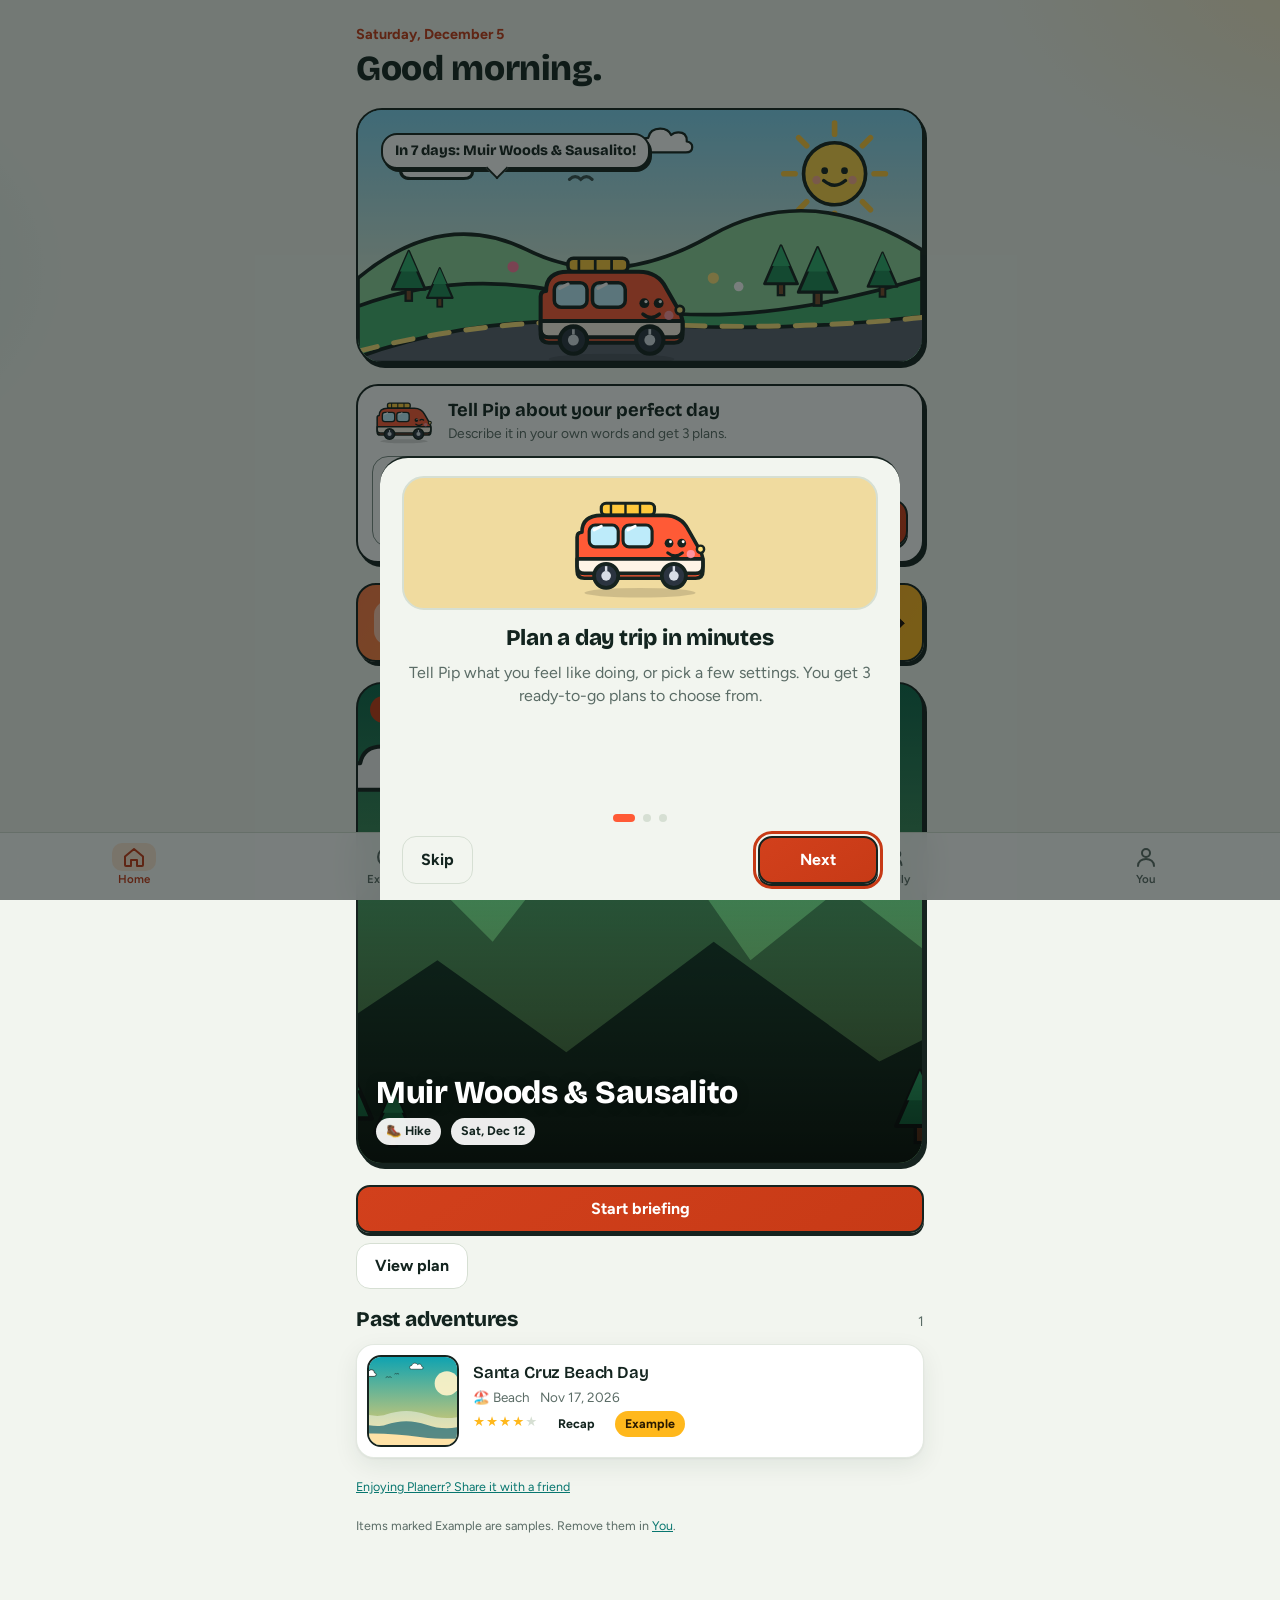
<file: index.html>
<!doctype html>
<html lang="en">
<head>
<meta charset="utf-8">
<meta name="viewport" content="width=device-width, initial-scale=1, viewport-fit=cover">
<meta name="theme-color" content="#FF5A36">
<meta name="apple-mobile-web-app-capable" content="yes">
<meta name="mobile-web-app-capable" content="yes">
<meta name="apple-mobile-web-app-title" content="Planerr">
<meta name="description" content="Plan day-trip adventures with live weather, opening hours, food along the way and a morning briefing.">
<title>Planerr</title>
<link rel="manifest" href="manifest.webmanifest">
<link rel="icon" href="icons/icon.svg" type="image/svg+xml">
<link rel="apple-touch-icon" href="icons/apple-touch-icon.png">
<link rel="preconnect" href="https://fonts.googleapis.com">
<link rel="preconnect" href="https://fonts.gstatic.com" crossorigin>
<link href="https://fonts.googleapis.com/css2?family=Bricolage+Grotesque:opsz,wght@12..96,600;12..96,800&family=Figtree:wght@400;500;600;700&display=swap" rel="stylesheet">
<link rel="stylesheet" href="styles.css">
</head>
<body>
<div id="app" class="app"></div>

<nav class="tabbar" id="tabbar" aria-label="Main">
  <a href="#/" data-tab="home" aria-label="Home">
    <svg viewBox="0 0 24 24" aria-hidden="true"><path d="M3 11.5 12 4l9 7.5V20a1 1 0 0 1-1 1h-5v-6H9v6H4a1 1 0 0 1-1-1z"/></svg><span>Home</span>
  </a>
  <a href="#/explore" data-tab="explore" aria-label="Explore">
    <svg viewBox="0 0 24 24" aria-hidden="true"><circle cx="12" cy="12" r="9"/><path d="m15.5 8.5-2 5-5 2 2-5z"/></svg><span>Explore</span>
  </a>
  <a href="#/new" data-tab="new" class="tab-new" aria-label="New adventure">
    <svg viewBox="0 0 24 24" aria-hidden="true"><path d="M12 5v14M5 12h14"/></svg>
  </a>
  <a href="#/family" data-tab="family" aria-label="Family">
    <svg viewBox="0 0 24 24" aria-hidden="true"><circle cx="8" cy="7" r="3"/><circle cx="17" cy="9" r="2.3"/><path d="M2.5 20c0-3.6 2.5-6 5.5-6s5.5 2.4 5.5 6M13.5 20c.3-2.8 1.7-4.5 3.5-4.5s3.2 1.7 3.5 4.5"/></svg><span>Family</span>
  </a>
  <a href="#/you" data-tab="you" aria-label="You">
    <svg viewBox="0 0 24 24" aria-hidden="true"><circle cx="12" cy="8" r="4"/><path d="M4 21c0-4.4 3.6-7 8-7s8 2.6 8 7"/></svg><span>You</span>
  </a>
</nav>

<div class="toast" id="toast" aria-hidden="true" hidden></div>
<div class="sr-only" id="announce" role="status" aria-live="polite"></div>

<script src="config.js"></script>
<script src="js/core.js"></script>
<script src="js/services.js"></script>
<script src="js/closures.js"></script>
<script src="js/art.js"></script>
<script src="js/ui.js"></script>
<script src="js/ideas.js"></script>
<script src="js/chat.js"></script>
<script src="js/trails.js"></script>
<script src="js/photos.js"></script>
<script src="js/spend.js"></script>
<script src="js/share.js"></script>
<script src="js/welcome.js"></script>
<script src="js/wishlist.js"></script>
<script src="js/evening.js"></script>
</body>
</html>
</file>
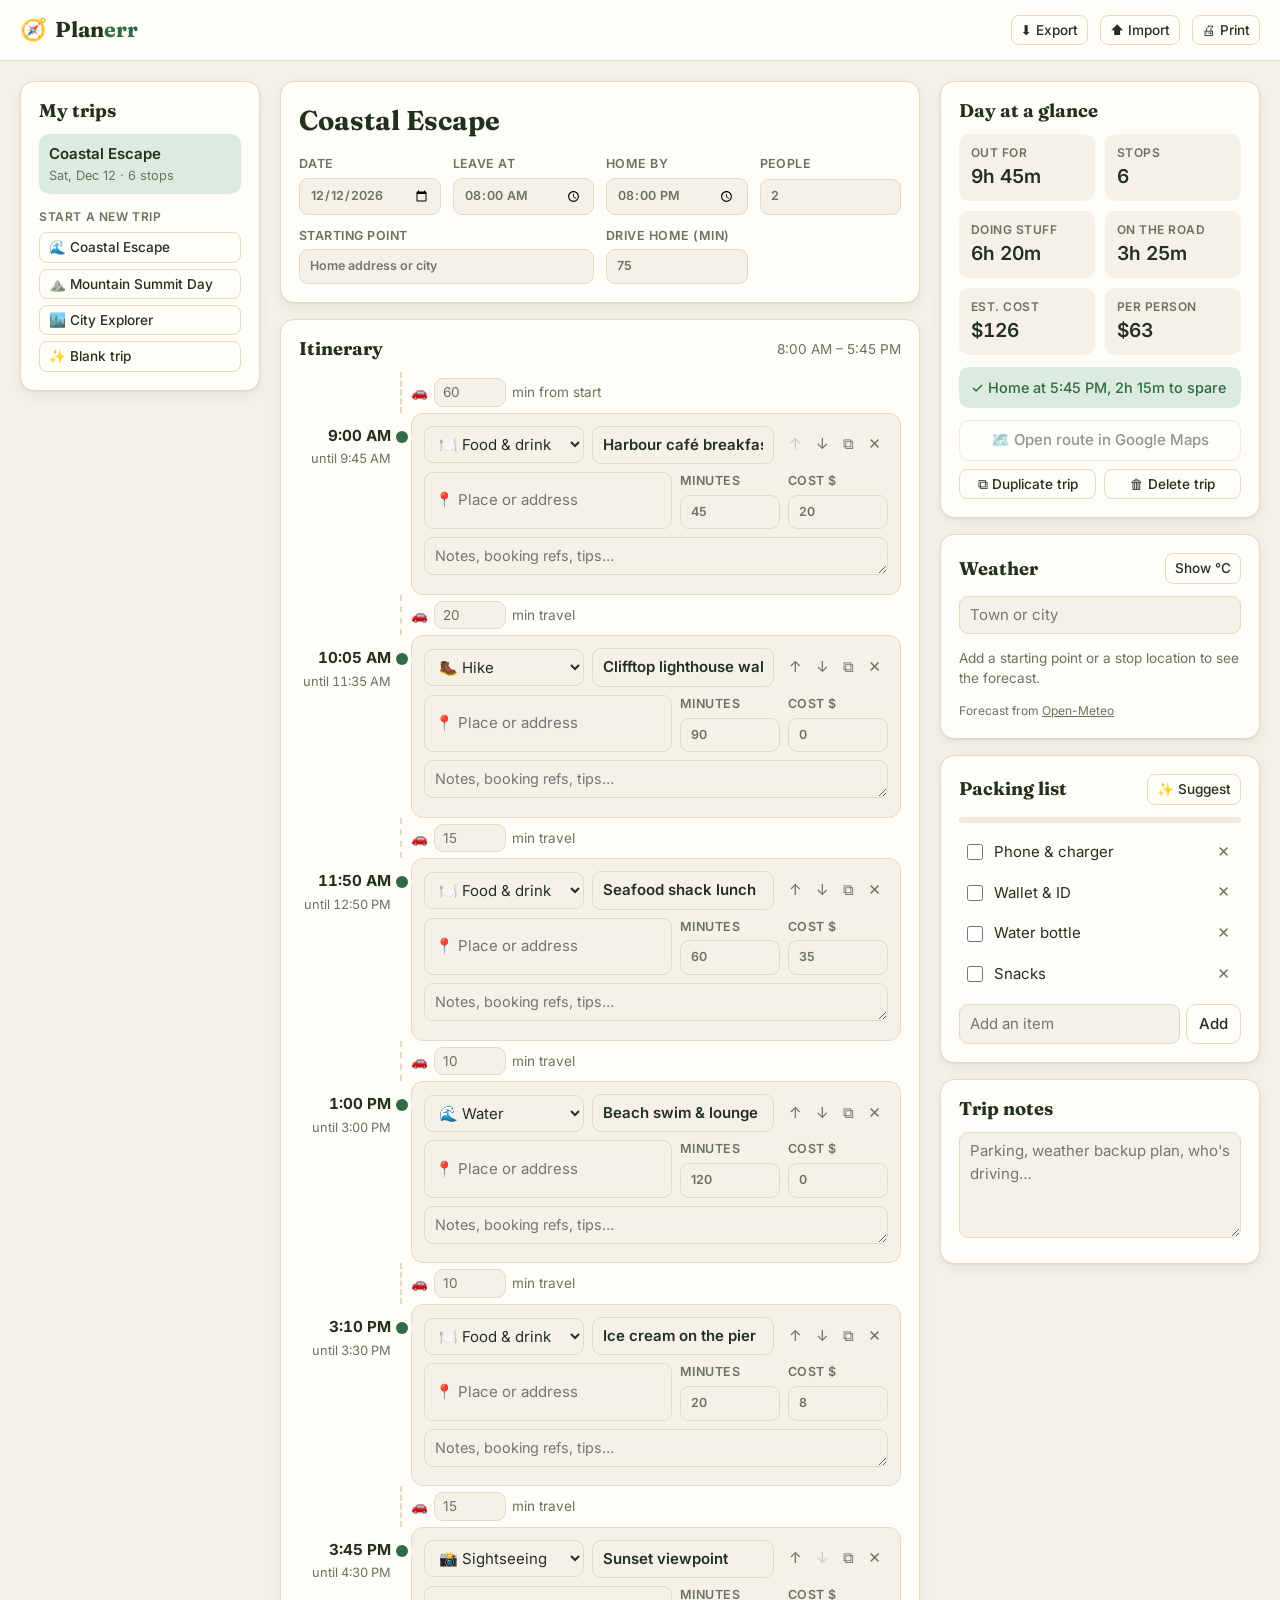
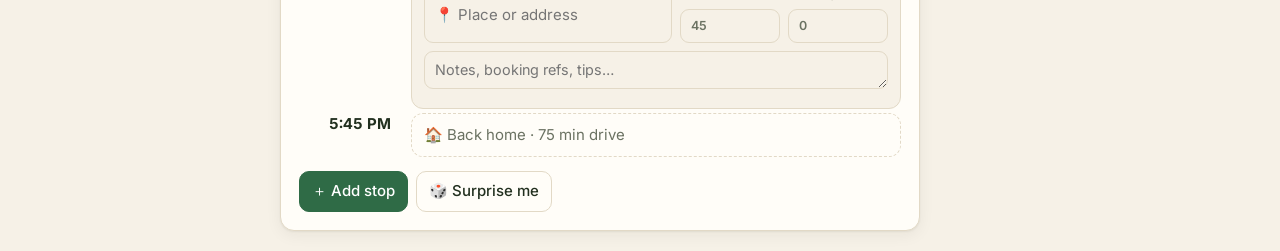
<file: v1/index.html>
<!doctype html>
<html lang="en">
<head>
<meta charset="utf-8">
<meta name="viewport" content="width=device-width, initial-scale=1">
<title>Planerr Day Trips</title>
<link rel="preconnect" href="https://fonts.googleapis.com">
<link href="https://fonts.googleapis.com/css2?family=Fraunces:opsz,wght@9..144,600;9..144,700&family=Inter:wght@400;500;600&display=swap" rel="stylesheet">
<style>
  :root {
    --bg: #f6f1e7;
    --surface: #fffdf8;
    --surface-2: #f0e9db;
    --ink: #22301f;
    --muted: #6b7262;
    --line: #e2d9c6;
    --accent: #2f6b46;
    --accent-ink: #ffffff;
    --accent-soft: #dcebdf;
    --warn: #b4502a;
    --warn-soft: #f7e0d5;
    --ok: #2f6b46;
    --shadow: 0 1px 2px rgba(40,35,20,.06), 0 4px 16px rgba(40,35,20,.06);
    --radius: 14px;
  }
  @media (prefers-color-scheme: dark) {
    :root:not([data-theme="light"]) {
      --bg: #141912; --surface: #1c231a; --surface-2: #232c21; --ink: #e9eee4; --muted: #9aa592;
      --line: #313b2e; --accent: #7cc49a; --accent-ink: #10180f; --accent-soft: #24382b;
      --warn: #f0976f; --warn-soft: #3d251b; --ok: #7cc49a; --shadow: 0 1px 2px rgba(0,0,0,.3);
    }
  }
  :root[data-theme="dark"] {
    --bg: #141912; --surface: #1c231a; --surface-2: #232c21; --ink: #e9eee4; --muted: #9aa592;
    --line: #313b2e; --accent: #7cc49a; --accent-ink: #10180f; --accent-soft: #24382b;
    --warn: #f0976f; --warn-soft: #3d251b; --ok: #7cc49a; --shadow: 0 1px 2px rgba(0,0,0,.3);
  }

  * { box-sizing: border-box; }
  body { margin: 0; background: var(--bg); color: var(--ink); font: 15px/1.5 Inter, system-ui, sans-serif; }
  h1, h2, h3 { font-family: Fraunces, Georgia, serif; margin: 0; line-height: 1.2; }
  h2 { font-size: 1.15rem; }
  button, input, select, textarea { font: inherit; color: inherit; }

  .topbar { display: flex; align-items: center; gap: 12px; padding: 14px 20px; border-bottom: 1px solid var(--line); background: var(--surface); position: sticky; top: 0; z-index: 5; }
  .brand { font-family: Fraunces, serif; font-size: 1.35rem; font-weight: 700; display: flex; align-items: center; gap: 8px; }
  .brand span { color: var(--accent); }
  .topbar .spacer { flex: 1; }

  .layout { display: grid; grid-template-columns: 240px minmax(0, 1fr) 320px; gap: 20px; padding: 20px; max-width: 1400px; margin: 0 auto; align-items: start; }
  @media (max-width: 1100px) { .layout { grid-template-columns: 220px minmax(0, 1fr); } .aside { grid-column: 2; } }
  @media (max-width: 760px) { .layout { grid-template-columns: 1fr; padding: 16px; gap: 16px; } .aside { grid-column: auto; } }

  .card { background: var(--surface); border: 1px solid var(--line); border-radius: var(--radius); box-shadow: var(--shadow); padding: 18px; }
  .stack { display: grid; gap: 16px; }
  .card-head { display: flex; align-items: center; justify-content: space-between; gap: 8px; margin-bottom: 12px; }

  .btn { border: 1px solid var(--line); background: var(--surface); border-radius: 10px; padding: 8px 12px; cursor: pointer; display: inline-flex; align-items: center; gap: 6px; font-weight: 500; white-space: nowrap; }
  .btn:hover { background: var(--surface-2); }
  .btn.primary { background: var(--accent); color: var(--accent-ink); border-color: var(--accent); }
  .btn.primary:hover { filter: brightness(1.05); }
  .btn.small { padding: 4px 9px; font-size: .85rem; border-radius: 8px; }
  .btn.block { width: 100%; justify-content: center; }
  .icon-btn { border: 0; background: transparent; cursor: pointer; padding: 4px 7px; border-radius: 8px; color: var(--muted); font-size: .95rem; }
  .icon-btn:hover { background: var(--surface-2); color: var(--ink); }
  .icon-btn:disabled { opacity: .3; cursor: default; background: none; }

  input[type=text], input[type=number], input[type=date], input[type=time], select, textarea {
    width: 100%; border: 1px solid var(--line); background: var(--bg); border-radius: 9px; padding: 7px 10px; min-width: 0;
  }
  input:focus, select:focus, textarea:focus { outline: 2px solid var(--accent); outline-offset: -1px; border-color: transparent; }
  textarea { resize: vertical; min-height: 38px; }
  label.f { display: grid; gap: 4px; font-size: .78rem; font-weight: 600; color: var(--muted); text-transform: uppercase; letter-spacing: .04em; }

  /* sidebar */
  .trip-list { list-style: none; margin: 0 0 12px; padding: 0; display: grid; gap: 4px; }
  .trip-list button { width: 100%; text-align: left; border: 0; background: transparent; padding: 9px 10px; border-radius: 10px; cursor: pointer; display: grid; }
  .trip-list button:hover { background: var(--surface-2); }
  .trip-list button.active { background: var(--accent-soft); }
  .trip-list .t { font-weight: 600; overflow: hidden; text-overflow: ellipsis; white-space: nowrap; }
  .trip-list .d { font-size: .8rem; color: var(--muted); }
  .side-label { font-size: .75rem; font-weight: 600; color: var(--muted); text-transform: uppercase; letter-spacing: .05em; margin: 14px 0 6px; }
  .templates { display: grid; gap: 6px; }
  .templates .btn { justify-content: flex-start; }

  /* trip header */
  .title-input { font-family: Fraunces, serif; font-size: 1.7rem; font-weight: 700; border: 0 !important; background: transparent !important; padding: 0 !important; margin-bottom: 14px; }
  .fields { display: grid; grid-template-columns: repeat(auto-fit, minmax(140px, 1fr)); gap: 12px; }
  .fields .wide { grid-column: span 2; }
  @media (max-width: 480px) { .fields .wide { grid-column: auto; } }

  /* timeline */
  .timeline { list-style: none; margin: 0; padding: 0; }
  .leg { display: flex; align-items: center; gap: 8px; color: var(--muted); font-size: .85rem; padding: 6px 0 6px 112px; position: relative; }
  .leg::before { content: ""; position: absolute; left: 101px; top: 0; bottom: 0; border-left: 2px dashed var(--line); }
  .leg .leg-inner { margin-left: 0; display: flex; align-items: center; gap: 6px; }
  .leg input { width: 72px; padding: 3px 8px; }
  .stop { display: grid; grid-template-columns: 92px 1fr; gap: 20px; }
  .stop .when { text-align: right; padding-top: 12px; font-variant-numeric: tabular-nums; white-space: nowrap; }
  .stop .when b { display: block; font-size: .95rem; }
  .stop .when small { color: var(--muted); font-size: .8rem; }
  .stop-card { border: 1px solid var(--line); border-radius: 12px; padding: 12px; background: var(--bg); position: relative; }
  .stop-card::before { content: ""; position: absolute; left: -16px; top: 17px; width: 12px; height: 12px; border-radius: 50%; background: var(--accent); box-shadow: 0 0 0 4px var(--surface); }
  .stop-row { display: grid; grid-template-columns: 160px 1fr auto; gap: 8px; align-items: center; }
  .stop-row2 { display: grid; grid-template-columns: 1fr 100px 100px; gap: 8px; margin-top: 8px; }
  .stop-card textarea { margin-top: 8px; font-size: .9rem; }
  .stop-actions { display: flex; }
  .name-input { font-weight: 600; }
  @media (max-width: 560px) {
    .stop { grid-template-columns: 1fr; gap: 4px; }
    .stop .when { text-align: left; padding-top: 0; display: flex; gap: 8px; align-items: baseline; }
    .stop .when b { display: inline; }
    .stop-card::before { display: none; }
    .leg { padding-left: 0; } .leg::before { display: none; } .leg .leg-inner { margin-left: 0; }
    .stop-row { grid-template-columns: 1fr auto; }
    .stop-row select { grid-column: 1 / -1; order: -1; }
    .stop-row2 { grid-template-columns: 1fr 1fr; }
    .stop-row2 .place { grid-column: 1 / -1; }
  }
  .home-row { display: grid; grid-template-columns: 92px 1fr; gap: 20px; margin-top: 4px; }
  .home-row .when { text-align: right; font-variant-numeric: tabular-nums; }
  .home-pill { border: 1px dashed var(--line); border-radius: 12px; padding: 10px 12px; color: var(--muted); }
  @media (max-width: 560px) { .home-row { grid-template-columns: 1fr; gap: 4px; } .home-row .when { text-align: left; } }
  .empty { text-align: center; color: var(--muted); padding: 24px 12px; border: 1px dashed var(--line); border-radius: 12px; }
  .add-row { display: flex; gap: 8px; flex-wrap: wrap; margin-top: 14px; }

  /* summary */
  .stats { display: grid; grid-template-columns: 1fr 1fr; gap: 10px; }
  .stat { background: var(--bg); border-radius: 10px; padding: 10px 12px; }
  .stat .k { font-size: .75rem; color: var(--muted); text-transform: uppercase; letter-spacing: .04em; font-weight: 600; }
  .stat .v { font-size: 1.2rem; font-weight: 600; font-variant-numeric: tabular-nums; }
  .status { margin-top: 12px; padding: 10px 12px; border-radius: 10px; font-weight: 500; font-size: .9rem; }
  .status.ok { background: var(--accent-soft); color: var(--ok); }
  .status.warn { background: var(--warn-soft); color: var(--warn); }

  /* packing */
  .pack { list-style: none; margin: 0 0 10px; padding: 0; display: grid; gap: 2px; }
  .pack li { display: flex; align-items: center; gap: 8px; padding: 4px 4px; border-radius: 8px; }
  .pack li:hover { background: var(--surface-2); }
  .pack li label { flex: 1; display: flex; gap: 8px; align-items: center; cursor: pointer; }
  .pack li.done label span { text-decoration: line-through; color: var(--muted); }
  .pack input[type=checkbox] { accent-color: var(--accent); width: 16px; height: 16px; }
  .pack-add { display: flex; gap: 6px; }
  .progress { height: 6px; background: var(--surface-2); border-radius: 99px; overflow: hidden; margin-bottom: 10px; }
  .progress div { height: 100%; background: var(--accent); transition: width .2s; }
  .muted { color: var(--muted); font-size: .85rem; }

  /* weather */
  .wx-badge { display: block; white-space: normal; font-size: .8rem; margin-top: 4px; }
  .wx-flag { display: block; color: var(--warn); font-size: .75rem; font-weight: 500; }
  .wx-now { display: flex; gap: 12px; align-items: center; }
  .wx-icon { font-size: 2.4rem; line-height: 1; }
  .wx-temp { font-size: 1.5rem; font-weight: 600; font-variant-numeric: tabular-nums; }
  .wx-temp span { color: var(--muted); font-size: 1rem; }
  .wx-meta { display: flex; flex-wrap: wrap; gap: 6px 14px; margin: 12px 0; font-size: .85rem; }
  .wx-hours { display: flex; gap: 6px; overflow-x: auto; padding-bottom: 4px; }
  .wx-hours div { flex: 0 0 auto; min-width: 52px; display: grid; justify-items: center; background: var(--bg); border-radius: 10px; padding: 6px 4px; font-variant-numeric: tabular-nums; }
  .wx-hours small { font-size: .7rem; color: var(--muted); }
  .wx-hours small.wet { color: var(--warn); font-weight: 600; }
  .wx-tips { margin: 12px 0 0; padding: 0; list-style: none; display: grid; gap: 6px; font-size: .85rem; }
  .wx-tips li { background: var(--surface-2); padding: 8px 10px; border-radius: 9px; }

  @media print {
    .topbar, .sidebar, .add-row, .stop-actions, .no-print, .pack-add, .icon-btn { display: none !important; }
    .layout { grid-template-columns: 1fr; padding: 0; }
    .aside { grid-column: auto; }
    .card { box-shadow: none; break-inside: avoid; }
    body { background: #fff; }
    input, select, textarea { border: 0 !important; background: transparent !important; padding: 0 !important; }
  }
</style>
</head>
<body>
<header class="topbar">
  <div class="brand">🧭 <div>Plan<span>err</span></div></div>
  <div class="spacer"></div>
  <button class="btn small" id="exportBtn" title="Download all trips as JSON">⬇ Export</button>
  <label class="btn small" title="Load trips from a JSON file">⬆ Import<input type="file" id="importInput" accept="application/json" hidden></label>
  <button class="btn small" id="printBtn">🖨 Print</button>
</header>

<main class="layout">
  <nav class="sidebar card" id="sidebar"></nav>
  <section class="stack" id="main"></section>
  <aside class="aside stack" id="aside"></aside>
</main>

<script>
const CATS = {
  drive:    { label: 'Drive',       icon: '🚗' },
  hike:     { label: 'Hike',        icon: '🥾' },
  food:     { label: 'Food & drink',icon: '🍽️' },
  sight:    { label: 'Sightseeing', icon: '📸' },
  water:    { label: 'Water',       icon: '🌊' },
  activity: { label: 'Activity',    icon: '🎟️' },
  shop:     { label: 'Shopping',    icon: '🛍️' },
  rest:     { label: 'Break',       icon: '☕' },
};

const PACKING = {
  base:     ['Phone & charger', 'Wallet & ID', 'Water bottle', 'Snacks'],
  drive:    ['Car keys', 'Road-trip playlist', 'Check fuel / charge'],
  hike:     ['Hiking shoes', 'Sunscreen', 'Hat', 'First aid kit', 'Trail map (offline)', 'Light jacket'],
  food:     ['Reservation confirmations'],
  sight:    ['Camera', 'Sunglasses'],
  water:    ['Swimsuit', 'Towel', 'Sandals', 'Dry bag', 'Change of clothes'],
  activity: ['Tickets / bookings'],
  shop:     ['Tote bag'],
  rest:     ['Book or cards'],
  rain:     ['Rain jacket', 'Umbrella', 'Waterproof phone pouch'],
};

const TEMPLATES = {
  coast: {
    title: 'Coastal Escape', icon: '🌊', start: '08:00', homeBy: '20:00', returnTravel: 75,
    stops: [
      ['Harbour café breakfast', 'food', 45, 60, 20],
      ['Clifftop lighthouse walk', 'hike', 90, 20, 0],
      ['Seafood shack lunch', 'food', 60, 15, 35],
      ['Beach swim & lounge', 'water', 120, 10, 0],
      ['Ice cream on the pier', 'food', 20, 10, 8],
      ['Sunset viewpoint', 'sight', 45, 15, 0],
    ],
  },
  mountain: {
    title: 'Mountain Summit Day', icon: '⛰️', start: '06:30', homeBy: '19:00', returnTravel: 90,
    stops: [
      ['Coffee & trail snacks', 'food', 20, 30, 12],
      ['Summit loop trail', 'hike', 240, 60, 10],
      ['Alpine lake dip', 'water', 45, 10, 0],
      ['Mountain town brewery', 'food', 90, 30, 40],
    ],
  },
  city: {
    title: 'City Explorer', icon: '🏙️', start: '09:30', homeBy: '22:00', returnTravel: 40,
    stops: [
      ['Brunch spot', 'food', 60, 40, 25],
      ['Art museum', 'sight', 120, 15, 20],
      ['Street market lunch', 'food', 60, 15, 15],
      ['Old town walking tour', 'activity', 90, 10, 15],
      ['Vintage shops', 'shop', 60, 10, 30],
      ['Rooftop dinner', 'food', 120, 20, 60],
    ],
  },
  blank: { title: 'New Adventure', icon: '✨', start: '09:00', homeBy: '18:00', returnTravel: 30, stops: [] },
};

const STORE_KEY = 'planerr.v1';
const uid = () => Math.random().toString(36).slice(2, 10) + Date.now().toString(36).slice(-4);
const esc = s => String(s ?? '').replace(/[&<>"']/g, c => ({ '&': '&amp;', '<': '&lt;', '>': '&gt;', '"': '&quot;', "'": '&#39;' }[c]));
const num = v => Math.max(0, Math.round(+v || 0));
const toMin = t => { const [h, m] = String(t || '00:00').split(':').map(Number); return (h || 0) * 60 + (m || 0); };
const fmtTime = m => {
  m = ((Math.round(m) % 1440) + 1440) % 1440;
  const h = Math.floor(m / 60), mm = String(m % 60).padStart(2, '0');
  return `${(h % 12) || 12}:${mm} ${h < 12 ? 'AM' : 'PM'}`;
};
const fmtDur = m => { m = Math.round(m); const h = Math.floor(m / 60), r = m % 60; return h ? (r ? `${h}h ${r}m` : `${h}h`) : `${r}m`; };
const fmtDate = d => d ? new Date(d + 'T12:00').toLocaleDateString(undefined, { weekday: 'short', month: 'short', day: 'numeric' }) : 'No date';
const money = n => '$' + (Math.round(n * 100) / 100).toLocaleString(undefined, { maximumFractionDigits: 2 });

function nextSaturday() {
  const d = new Date(); d.setDate(d.getDate() + ((6 - d.getDay() + 7) % 7 || 7));
  return d.toISOString().slice(0, 10);
}

function fromTemplate(key) {
  const t = TEMPLATES[key];
  return {
    id: uid(), title: t.title, date: nextSaturday(), start: t.start, homeBy: t.homeBy,
    base: '', people: 2, returnTravel: t.returnTravel, notes: '',
    stops: t.stops.map(([name, cat, dur, travel, cost]) => ({ id: uid(), name, cat, dur, travel, cost, place: '', notes: '' })),
    packing: PACKING.base.map(text => ({ id: uid(), text, done: false })),
  };
}

// ---------- state ----------
let state = load();
function load() {
  try {
    const s = JSON.parse(localStorage.getItem(STORE_KEY));
    if (s && Array.isArray(s.trips) && s.trips.length) return s;
  } catch (e) {}
  const first = fromTemplate('coast');
  return { trips: [first], activeId: first.id };
}
function save() { try { localStorage.setItem(STORE_KEY, JSON.stringify(state)); } catch (e) {} }
const trip = () => state.trips.find(t => t.id === state.activeId) || state.trips[0];
const stopById = id => trip().stops.find(s => s.id === id);

function schedule(t) {
  let cur = toMin(t.start);
  const rows = t.stops.map(s => { const arrive = cur + s.travel; const depart = arrive + s.dur; cur = depart; return { arrive, depart }; });
  const home = cur + t.returnTravel;
  const active = t.stops.reduce((a, s) => a + s.dur, 0);
  const travel = t.stops.reduce((a, s) => a + s.travel, 0) + t.returnTravel;
  const cost = t.stops.reduce((a, s) => a + (+s.cost || 0), 0);
  return { rows, home, active, travel, cost, total: home - toMin(t.start) };
}

if (!state.units) state.units = navigator.language === 'en-US' ? 'F' : 'C';

// ---------- weather (Open-Meteo, no API key) ----------
const WMO = {
  0: ['☀️', 'Clear'], 1: ['🌤️', 'Mostly clear'], 2: ['⛅', 'Partly cloudy'], 3: ['☁️', 'Overcast'],
  45: ['🌫️', 'Fog'], 48: ['🌫️', 'Freezing fog'], 51: ['🌦️', 'Light drizzle'], 53: ['🌦️', 'Drizzle'], 55: ['🌧️', 'Heavy drizzle'],
  56: ['🌧️', 'Freezing drizzle'], 57: ['🌧️', 'Freezing drizzle'], 61: ['🌦️', 'Light rain'], 63: ['🌧️', 'Rain'], 65: ['🌧️', 'Heavy rain'],
  66: ['🌧️', 'Freezing rain'], 67: ['🌧️', 'Freezing rain'], 71: ['🌨️', 'Light snow'], 73: ['🌨️', 'Snow'], 75: ['❄️', 'Heavy snow'],
  77: ['🌨️', 'Snow grains'], 80: ['🌦️', 'Showers'], 81: ['🌧️', 'Heavy showers'], 82: ['⛈️', 'Violent showers'],
  85: ['🌨️', 'Snow showers'], 86: ['❄️', 'Heavy snow showers'], 95: ['⛈️', 'Thunderstorms'], 96: ['⛈️', 'Thunderstorms & hail'], 99: ['⛈️', 'Thunderstorms & hail'],
};
const wmo = c => WMO[c] || ['🌡️', 'Unknown'];
const US_STATES = Object.fromEntries(('AL Alabama,AK Alaska,AZ Arizona,AR Arkansas,CA California,CO Colorado,CT Connecticut,DE Delaware,FL Florida,GA Georgia,'
  + 'HI Hawaii,ID Idaho,IL Illinois,IN Indiana,IA Iowa,KS Kansas,KY Kentucky,LA Louisiana,ME Maine,MD Maryland,MA Massachusetts,MI Michigan,'
  + 'MN Minnesota,MS Mississippi,MO Missouri,MT Montana,NE Nebraska,NV Nevada,NH New Hampshire,NJ New Jersey,NM New Mexico,NY New York,'
  + 'NC North Carolina,ND North Dakota,OH Ohio,OK Oklahoma,OR Oregon,PA Pennsylvania,RI Rhode Island,SC South Carolina,SD South Dakota,'
  + 'TN Tennessee,TX Texas,UT Utah,VT Vermont,VA Virginia,WA Washington,WV West Virginia,WI Wisconsin,WY Wyoming,USA US,DC District of Columbia')
  .split(',').map(s => [s.slice(0, s.indexOf(' ')), s.slice(s.indexOf(' ') + 1)]));
const OUTDOOR = new Set(['hike', 'water', 'sight']);
const geoCache = {}, fcCache = {};
let wx = { key: '', status: 'msg', data: null, place: null, msg: '' };
let wxTimer;

const wxQuery = t => (t.weatherPlace || '').trim() || (t.base || '').trim() || (t.stops.find(s => s.place.trim())?.place.trim() || '');
const wxMin = iso => toMin(iso.slice(11, 16));
const wxRainy = () => wx.status === 'ok' && (wx.data.daily.precipitation_probability_max[0] ?? 0) >= 50;

function daysFromToday(date) {
  const today = new Date(); today.setHours(12, 0, 0, 0);
  return Math.round((new Date(date + 'T12:00') - today) / 864e5);
}

async function geocode(q) {
  if (q in geoCache) return geoCache[q];
  // The geocoder matches place names, so also try each comma-separated part ("12 Main St, Portland, OR" → "Portland").
  const segs = q.split(',').map(s => s.trim()).filter(s => s && !/\d/.test(s));
  // Other parts of the address ("CA", "California", "USA") pick the right one of several same-named places.
  const hints = segs.map(s => (US_STATES[s.toUpperCase()] || s).toLowerCase());
  const score = h => [h.admin1, h.country, h.country_code].filter(Boolean).reduce((n, v) => n + hints.includes(v.toLowerCase()), 0);
  for (const name of new Set([q, ...segs])) {
    const r = await fetch('https://geocoding-api.open-meteo.com/v1/search?count=10&language=en&format=json&name=' + encodeURIComponent(name));
    if (!r.ok) throw new Error('Location lookup failed');
    const results = (await r.json()).results || [];
    const hit = results.reduce((best, h) => score(h) > score(best) ? h : best, results[0]);
    if (hit) return geoCache[q] = { lat: hit.latitude, lon: hit.longitude, label: [hit.name, hit.admin1, hit.country_code].filter(Boolean).join(', ') };
  }
  return geoCache[q] = null;
}

async function forecast(p, date, units) {
  const key = `${p.lat},${p.lon}|${date}|${units}`;
  if (fcCache[key]) return fcCache[key];
  const u = units === 'F' ? '&temperature_unit=fahrenheit&wind_speed_unit=mph' : '';
  const r = await fetch(`https://api.open-meteo.com/v1/forecast?latitude=${p.lat}&longitude=${p.lon}&timezone=auto&start_date=${date}&end_date=${date}`
    + '&daily=weather_code,temperature_2m_max,temperature_2m_min,precipitation_probability_max,wind_speed_10m_max,sunrise,sunset,uv_index_max'
    + '&hourly=temperature_2m,precipitation_probability,weather_code' + u);
  if (!r.ok) throw new Error('Forecast unavailable');
  return fcCache[key] = await r.json();
}

// Fetches only when the location, date or units change; schedule edits reuse the loaded forecast.
function ensureWeather(t) {
  const q = wxQuery(t), key = `${q}|${t.date}|${state.units}`;
  if (key === wx.key) return;
  clearTimeout(wxTimer);
  wx = { key, status: 'msg', data: null, place: null, msg: '' };
  if (!q) { wx.msg = 'Add a starting point or a stop location to see the forecast.'; return; }
  if (!t.date) { wx.msg = 'Pick a date to see the forecast.'; return; }
  const days = daysFromToday(t.date);
  if (days < 0) { wx.msg = 'This trip date has passed, so there’s no forecast.'; return; }
  if (days > 15) {
    const open = new Date(t.date + 'T12:00'); open.setDate(open.getDate() - 15);
    wx.msg = `Forecasts reach 16 days ahead. Check back from ${open.toLocaleDateString(undefined, { month: 'short', day: 'numeric' })}.`;
    return;
  }
  wx.status = 'loading';
  wxTimer = setTimeout(async () => {
    try {
      const place = await geocode(q);
      if (wx.key !== key) return;
      if (!place) wx = { ...wx, status: 'msg', msg: `Couldn’t find “${q}”. Try a town or city name in the box above.` };
      else {
        const data = await forecast(place, t.date, state.units);
        if (wx.key !== key) return;
        wx = { ...wx, status: 'ok', data, place };
      }
    } catch (e) {
      if (wx.key !== key) return;
      wx = { ...wx, status: 'error', msg: 'Couldn’t reach the weather service. Check your connection.' };
    }
    renderDerived();
  }, 600);
}

function wxAt(min) {
  const h = wx.data?.hourly;
  if (!h || min < 0 || min >= 1440) return null;
  const i = Math.floor(min / 60);
  return { temp: h.temperature_2m[i], rain: h.precipitation_probability[i] ?? 0, code: h.weather_code[i] };
}

function renderWeather(t, sch) {
  ensureWeather(t);
  const ok = wx.status === 'ok';
  const sunset = ok ? wxMin(wx.data.daily.sunset[0]) : null;

  t.stops.forEach((s, i) => {
    const el = document.querySelector(`.stop[data-id="${s.id}"] [data-wx]`);
    if (!el) return;
    const w = ok && wxAt(sch.rows[i].arrive);
    if (!w) { el.innerHTML = ''; return; }
    const flags = [];
    if (OUTDOOR.has(s.cat) && w.rain >= 50) flags.push(`<span class="wx-flag">☔ ${w.rain}% rain</span>`);
    if (OUTDOOR.has(s.cat) && sch.rows[i].depart > sunset) flags.push(`<span class="wx-flag">🌙 after sunset</span>`);
    el.innerHTML = `<span title="${wmo(w.code)[1]}, ${w.rain}% chance of rain">${wmo(w.code)[0]} ${Math.round(w.temp)}°</span>${flags.join('')}`;
  });

  const body = $('#wxBody');
  if (!body) return;
  $('#wxPlace').placeholder = wxQuery({ ...t, weatherPlace: '' }) || 'Town or city';
  if (wx.status === 'loading') { body.innerHTML = '<p class="muted">Checking the forecast…</p>'; return; }
  if (wx.status === 'error') { body.innerHTML = `<p class="muted">${esc(wx.msg)}</p><button class="btn small" data-act="wxretry">Try again</button>`; return; }
  if (!ok) { body.innerHTML = `<p class="muted">${esc(wx.msg)}</p>`; return; }

  const d = wx.data.daily, [icon, label] = wmo(d.weather_code[0]);
  const hours = [];
  for (let m = Math.floor(toMin(t.start) / 60) * 60; m <= Math.min(sch.home, 1439); m += 60) hours.push(m);
  const hot = state.units === 'F' ? 85 : 29, cold = state.units === 'F' ? 45 : 7;
  const tips = [];
  if (sch.home > sunset) tips.push(`🌙 Sunset is at ${fmtTime(sunset)}, so you’ll head home in the dark.`);
  if (wxRainy()) tips.push('☔ Rain is likely. Pack a rain jacket and plan an indoor backup.');
  if ((d.uv_index_max[0] ?? 0) >= 6) tips.push('🧴 Strong sun (high UV). Bring sunscreen and a hat.');
  if (d.temperature_2m_max[0] >= hot) tips.push('🥵 Hot day. Bring extra water.');
  if (d.temperature_2m_min[0] <= cold) tips.push('🧥 Cold morning and evening. Bring layers.');

  body.innerHTML = `
    <div class="wx-now">
      <div class="wx-icon">${icon}</div>
      <div><div class="wx-temp">${Math.round(d.temperature_2m_max[0])}° <span>/ ${Math.round(d.temperature_2m_min[0])}°</span></div>
      <div class="muted">${label} · ${esc(wx.place.label)}</div></div>
    </div>
    <div class="wx-meta">
      <span title="Chance of rain">☔ ${d.precipitation_probability_max[0] ?? 0}%</span>
      <span title="Max wind">💨 ${Math.round(d.wind_speed_10m_max[0])} ${state.units === 'F' ? 'mph' : 'km/h'}</span>
      <span title="Sunrise">🌅 ${fmtTime(wxMin(d.sunrise[0]))}</span>
      <span title="Sunset">🌇 ${fmtTime(sunset)}</span>
    </div>
    ${hours.length ? `<div class="wx-hours">${hours.map(m => { const w = wxAt(m); return w ? `<div><small>${fmtTime(m).replace(':00', '')}</small><span>${wmo(w.code)[0]}</span><b>${Math.round(w.temp)}°</b><small class="${w.rain >= 50 ? 'wet' : ''}">${w.rain}%</small></div>` : ''; }).join('')}</div>` : ''}
    ${tips.length ? `<ul class="wx-tips">${tips.map(x => `<li>${x}</li>`).join('')}</ul>` : ''}`;
}

// ---------- render ----------
const $ = sel => document.querySelector(sel);

function render() {
  if (!state.trips.find(t => t.id === state.activeId)) state.activeId = state.trips[0].id;
  renderSidebar();
  renderMain();
  renderAside();
  renderDerived();
}

function renderSidebar() {
  const list = [...state.trips].sort((a, b) => (a.date || '9').localeCompare(b.date || '9'));
  $('#sidebar').innerHTML = `
    <div class="card-head"><h2>My trips</h2></div>
    <ul class="trip-list">
      ${list.map(t => `<li><button data-act="open" data-id="${t.id}" class="${t.id === state.activeId ? 'active' : ''}">
        <span class="t">${esc(t.title || 'Untitled trip')}</span><span class="d">${fmtDate(t.date)} · ${t.stops.length} stops</span>
      </button></li>`).join('')}
    </ul>
    <div class="side-label">Start a new trip</div>
    <div class="templates">
      ${Object.entries(TEMPLATES).map(([k, t]) => `<button class="btn small" data-act="new" data-tpl="${k}">${t.icon} ${k === 'blank' ? 'Blank trip' : esc(t.title)}</button>`).join('')}
    </div>`;
}

function catOptions(sel) {
  return Object.entries(CATS).map(([k, c]) => `<option value="${k}" ${k === sel ? 'selected' : ''}>${c.icon} ${c.label}</option>`).join('');
}

function renderMain() {
  const t = trip();
  const stops = t.stops.map((s, i) => `
    <li class="leg" data-id="${s.id}">
      <span class="leg-inner">🚗 <input type="number" min="0" step="5" data-sf="travel" value="${s.travel}" aria-label="Travel minutes"> min ${i === 0 ? 'from start' : 'travel'}</span>
    </li>
    <li class="stop" data-id="${s.id}">
      <div class="when"><b data-arrive></b><small data-depart></small><span class="wx-badge" data-wx></span></div>
      <div class="stop-card">
        <div class="stop-row">
          <select data-sf="cat" aria-label="Category">${catOptions(s.cat)}</select>
          <input type="text" class="name-input" data-sf="name" value="${esc(s.name)}" placeholder="What are you doing?">
          <div class="stop-actions">
            <button class="icon-btn" data-act="up" title="Move up" ${i === 0 ? 'disabled' : ''}>↑</button>
            <button class="icon-btn" data-act="down" title="Move down" ${i === t.stops.length - 1 ? 'disabled' : ''}>↓</button>
            <button class="icon-btn" data-act="dup" title="Duplicate">⧉</button>
            <button class="icon-btn" data-act="del" title="Remove">✕</button>
          </div>
        </div>
        <div class="stop-row2">
          <input type="text" class="place" data-sf="place" value="${esc(s.place)}" placeholder="📍 Place or address">
          <label class="f">Minutes<input type="number" min="0" step="5" data-sf="dur" value="${s.dur}"></label>
          <label class="f">Cost $<input type="number" min="0" step="1" data-sf="cost" value="${s.cost}"></label>
        </div>
        <textarea data-sf="notes" rows="1" placeholder="Notes, booking refs, tips…">${esc(s.notes)}</textarea>
      </div>
    </li>`).join('');

  $('#main').innerHTML = `
    <div class="card">
      <input type="text" class="title-input" data-f="title" value="${esc(t.title)}" placeholder="Name your adventure" aria-label="Trip name">
      <div class="fields">
        <label class="f">Date<input type="date" data-f="date" value="${esc(t.date)}"></label>
        <label class="f">Leave at<input type="time" data-f="start" value="${esc(t.start)}"></label>
        <label class="f">Home by<input type="time" data-f="homeBy" value="${esc(t.homeBy)}"></label>
        <label class="f">People<input type="number" min="1" data-f="people" value="${t.people}"></label>
        <label class="f wide">Starting point<input type="text" data-f="base" value="${esc(t.base)}" placeholder="Home address or city"></label>
        <label class="f">Drive home (min)<input type="number" min="0" step="5" data-f="returnTravel" value="${t.returnTravel}"></label>
      </div>
    </div>

    <div class="card">
      <div class="card-head"><h2>Itinerary</h2><span class="muted" data-total></span></div>
      ${t.stops.length ? `<ol class="timeline">${stops}</ol>
        <div class="home-row">
          <div class="when"><b data-home></b></div>
          <div class="home-pill">🏠 Back home · ${t.returnTravel} min drive${t.base ? ' to ' + esc(t.base) : ''}</div>
        </div>`
        : `<div class="empty">No stops yet. Add your first one below, or start from a template.</div>`}
      <div class="add-row">
        <button class="btn primary" data-act="add">＋ Add stop</button>
        <button class="btn" data-act="surprise">🎲 Surprise me</button>
      </div>
    </div>`;
}

function renderAside() {
  const t = trip();
  $('#aside').innerHTML = `
    <div class="card">
      <div class="card-head"><h2>Day at a glance</h2></div>
      <div class="stats">
        <div class="stat"><div class="k">Out for</div><div class="v" data-s="total"></div></div>
        <div class="stat"><div class="k">Stops</div><div class="v" data-s="stops"></div></div>
        <div class="stat"><div class="k">Doing stuff</div><div class="v" data-s="active"></div></div>
        <div class="stat"><div class="k">On the road</div><div class="v" data-s="travel"></div></div>
        <div class="stat"><div class="k">Est. cost</div><div class="v" data-s="cost"></div></div>
        <div class="stat"><div class="k">Per person</div><div class="v" data-s="pp"></div></div>
      </div>
      <div class="status" data-s="status"></div>
      <div class="no-print" style="display:grid;gap:8px;margin-top:12px">
        <a class="btn block" data-s="map" target="_blank" rel="noopener">🗺️ Open route in Google Maps</a>
        <div style="display:flex;gap:8px">
          <button class="btn small" style="flex:1;justify-content:center" data-act="copytrip">⧉ Duplicate trip</button>
          <button class="btn small" style="flex:1;justify-content:center" data-act="deltrip">🗑 Delete trip</button>
        </div>
      </div>
    </div>

    <div class="card">
      <div class="card-head"><h2>Weather</h2><button class="btn small no-print" data-act="units" title="Switch temperature units">Show °${state.units === 'F' ? 'C' : 'F'}</button></div>
      <input type="text" id="wxPlace" class="no-print" data-f="weatherPlace" value="${esc(t.weatherPlace || '')}" placeholder="Town or city" aria-label="Weather location">
      <div id="wxBody" style="margin-top:12px"></div>
      <p class="muted" style="margin:10px 0 0;font-size:.75rem">Forecast from <a href="https://open-meteo.com/" target="_blank" rel="noopener" style="color:inherit">Open-Meteo</a></p>
    </div>

    <div class="card">
      <div class="card-head"><h2>Packing list</h2><button class="btn small no-print" data-act="suggest" title="Add items based on your stops">✨ Suggest</button></div>
      <div class="progress"><div data-s="packbar"></div></div>
      <ul class="pack">
        ${t.packing.map(p => `<li class="${p.done ? 'done' : ''}" data-pid="${p.id}">
          <label><input type="checkbox" data-pk ${p.done ? 'checked' : ''}><span>${esc(p.text)}</span></label>
          <button class="icon-btn" data-act="delpack" title="Remove">✕</button></li>`).join('')}
      </ul>
      <form class="pack-add" id="packForm"><input type="text" id="packInput" placeholder="Add an item"><button class="btn">Add</button></form>
    </div>

    <div class="card">
      <div class="card-head"><h2>Trip notes</h2></div>
      <textarea data-f="notes" rows="4" placeholder="Parking, weather backup plan, who's driving…">${esc(t.notes)}</textarea>
    </div>`;
}

// Updates computed values in place so typing never loses focus.
function renderDerived() {
  const t = trip(), sch = schedule(t);
  t.stops.forEach((s, i) => {
    const el = document.querySelector(`.stop[data-id="${s.id}"]`);
    if (!el) return;
    el.querySelector('[data-arrive]').textContent = fmtTime(sch.rows[i].arrive);
    el.querySelector('[data-depart]').textContent = 'until ' + fmtTime(sch.rows[i].depart);
  });
  const home = $('[data-home]'); if (home) home.textContent = fmtTime(sch.home);
  const tot = $('[data-total]'); if (tot) tot.textContent = t.stops.length ? `${fmtTime(toMin(t.start))} – ${fmtTime(sch.home)}` : '';

  const set = (k, v) => { const el = $(`[data-s="${k}"]`); if (el) el.textContent = v; };
  set('total', fmtDur(sch.total));
  set('stops', t.stops.length);
  set('active', fmtDur(sch.active));
  set('travel', fmtDur(sch.travel));
  set('cost', money(sch.cost * Math.max(1, t.people)));
  set('pp', money(sch.cost));

  const status = $('[data-s="status"]');
  if (t.homeBy) {
    const diff = toMin(t.homeBy) - sch.home;
    status.className = 'status ' + (diff >= 0 ? 'ok' : 'warn');
    status.textContent = diff >= 0
      ? `✓ Home at ${fmtTime(sch.home)}, ${fmtDur(diff)} to spare`
      : `⚠ Home at ${fmtTime(sch.home)}, ${fmtDur(-diff)} past your ${fmtTime(toMin(t.homeBy))} goal`;
  } else {
    status.className = 'status ok';
    status.textContent = `Home around ${fmtTime(sch.home)}`;
  }

  const places = t.stops.map(s => s.place.trim()).filter(Boolean);
  const map = $('[data-s="map"]');
  if (places.length || t.base) {
    const origin = t.base || places[0];
    const dest = t.base || places[places.length - 1];
    const wps = t.base ? places : places.slice(1, -1);
    map.href = 'https://www.google.com/maps/dir/?api=1&origin=' + encodeURIComponent(origin) + '&destination=' + encodeURIComponent(dest)
      + (wps.length ? '&waypoints=' + encodeURIComponent(wps.join('|')) : '');
    map.removeAttribute('aria-disabled'); map.style.opacity = '';
  } else {
    map.removeAttribute('href'); map.setAttribute('aria-disabled', 'true'); map.style.opacity = '.5';
    map.title = 'Add a starting point or stop places to build a route';
  }

  const done = t.packing.filter(p => p.done).length;
  $('[data-s="packbar"]').style.width = t.packing.length ? (done / t.packing.length * 100) + '%' : '0';
  renderWeather(t, sch);
  renderSidebar();
}

// ---------- events ----------
const NUM_FIELDS = new Set(['dur', 'travel', 'cost', 'returnTravel', 'people']);

document.addEventListener('input', e => {
  const el = e.target, t = trip();
  if (el.dataset.f) {
    t[el.dataset.f] = NUM_FIELDS.has(el.dataset.f) ? num(el.value) : el.value;
    if (el.dataset.f === 'returnTravel' || el.dataset.f === 'base') { const pill = $('.home-pill'); if (pill) pill.textContent = `🏠 Back home · ${t.returnTravel} min drive${t.base ? ' to ' + t.base : ''}`; }
  } else if (el.dataset.sf) {
    const s = stopById(el.closest('[data-id]').dataset.id);
    s[el.dataset.sf] = NUM_FIELDS.has(el.dataset.sf) ? num(el.value) : el.value;
  } else if (el.hasAttribute('data-pk')) {
    const p = t.packing.find(p => p.id === el.closest('[data-pid]').dataset.pid);
    p.done = el.checked; el.closest('li').classList.toggle('done', p.done);
  } else return;
  save(); renderDerived();
});

const IDEAS = [
  ['Scenic overlook', 'sight', 30, 0], ['Local bakery stop', 'food', 25, 10], ['Farmers market', 'shop', 45, 20],
  ['Waterfall trail', 'hike', 90, 0], ['Kayak rental', 'water', 120, 45], ['Antique shop crawl', 'shop', 60, 15],
  ['Picnic in the park', 'rest', 60, 15], ['Winery tasting', 'food', 75, 30], ['Botanical garden', 'sight', 75, 12],
  ['Hot springs soak', 'water', 90, 25], ['Roadside fruit stand', 'food', 15, 8], ['Historic main street stroll', 'sight', 45, 0],
  ['Mini golf', 'activity', 45, 12], ['Bookshop browse', 'shop', 30, 15], ['Stargazing spot', 'sight', 60, 0],
];

document.addEventListener('click', e => {
  const btn = e.target.closest('[data-act]');
  if (!btn) return;
  const act = btn.dataset.act, t = trip();
  const li = btn.closest('[data-id]'), idx = li ? t.stops.findIndex(s => s.id === li.dataset.id) : -1;
  let focusNew = null;

  switch (act) {
    case 'open': state.activeId = btn.dataset.id; break;
    case 'new': { const n = fromTemplate(btn.dataset.tpl); state.trips.push(n); state.activeId = n.id; break; }
    case 'add': { const s = { id: uid(), name: '', cat: 'sight', dur: 60, travel: 15, cost: 0, place: '', notes: '' }; t.stops.push(s); focusNew = s.id; break; }
    case 'surprise': {
      const have = new Set(t.stops.map(s => s.name));
      const pool = IDEAS.filter(i => !have.has(i[0]));
      const [name, cat, dur, cost] = (pool.length ? pool : IDEAS)[Math.floor(Math.random() * (pool.length || IDEAS.length))];
      t.stops.push({ id: uid(), name, cat, dur, travel: 15, cost, place: '', notes: '' });
      break;
    }
    case 'up': if (idx > 0) [t.stops[idx - 1], t.stops[idx]] = [t.stops[idx], t.stops[idx - 1]]; break;
    case 'down': if (idx < t.stops.length - 1) [t.stops[idx + 1], t.stops[idx]] = [t.stops[idx], t.stops[idx + 1]]; break;
    case 'dup': t.stops.splice(idx + 1, 0, { ...t.stops[idx], id: uid() }); break;
    case 'del': t.stops.splice(idx, 1); break;
    case 'suggest': {
      const have = new Set(t.packing.map(p => p.text.toLowerCase()));
      const cats = ['base', ...new Set(t.stops.map(s => s.cat)), ...(wxRainy() ? ['rain'] : [])];
      cats.flatMap(c => PACKING[c] || []).forEach(text => {
        if (!have.has(text.toLowerCase())) { have.add(text.toLowerCase()); t.packing.push({ id: uid(), text, done: false }); }
      });
      break;
    }
    case 'units': state.units = state.units === 'F' ? 'C' : 'F'; break;
    case 'wxretry': wx.key = ''; break;
    case 'delpack': { const pid = btn.closest('[data-pid]').dataset.pid; t.packing = t.packing.filter(p => p.id !== pid); break; }
    case 'copytrip': {
      const c = JSON.parse(JSON.stringify(t)); c.id = uid(); c.title = t.title + ' (copy)';
      c.stops.forEach(s => s.id = uid()); c.packing.forEach(p => { p.id = uid(); p.done = false; });
      state.trips.push(c); state.activeId = c.id; break;
    }
    case 'deltrip': {
      if (!confirm(`Delete "${t.title || 'this trip'}"?`)) return;
      state.trips = state.trips.filter(x => x.id !== t.id);
      if (!state.trips.length) state.trips.push(fromTemplate('blank'));
      state.activeId = state.trips[0].id; break;
    }
    default: return;
  }
  save(); render();
  if (focusNew) document.querySelector(`.stop[data-id="${focusNew}"] .name-input`)?.focus();
});

document.addEventListener('submit', e => {
  if (e.target.id !== 'packForm') return;
  e.preventDefault();
  const text = $('#packInput').value.trim();
  if (!text) return;
  trip().packing.push({ id: uid(), text, done: false });
  save(); renderAside(); renderDerived();
  $('#packInput').focus();
});

$('#printBtn').onclick = () => window.print();
$('#exportBtn').onclick = () => {
  const blob = new Blob([JSON.stringify(state, null, 2)], { type: 'application/json' });
  const a = Object.assign(document.createElement('a'), { href: URL.createObjectURL(blob), download: 'planerr-trips.json' });
  a.click(); URL.revokeObjectURL(a.href);
};
$('#importInput').onchange = async e => {
  const file = e.target.files[0]; if (!file) return;
  try {
    const data = JSON.parse(await file.text());
    if (!Array.isArray(data.trips) || !data.trips.length) throw new Error('No trips in file');
    const ids = new Set(state.trips.map(t => t.id));
    data.trips.forEach(t => { if (ids.has(t.id)) t.id = uid(); state.trips.push(t); });
    state.activeId = data.trips[0].id; save(); render();
  } catch (err) { alert('Could not import: ' + err.message); }
  e.target.value = '';
};

render();
</script>
</body>
</html>
</file>
<file: styles.css>
/* Layout: one phone-width column with a fixed bottom tab bar; adventures lead with big photo/illustrated heroes. */
:root {
  --bg: #F2F5EF;
  --surface: #FFFFFF;
  --surface-2: #E8EEE5;
  --ink: #13241F;
  --muted: #5B6C66;
  --line: #D6DFD3;
  --coral: #FF5A36;
  --coral-ink: #FFFFFF;
  --coral-hi: #D2401C; --coral-strong: #C73A16; /* darker coral for white text on it and coral text, 4.5:1+ */
  --field-line: #7D8C86;
  --teal: #08766F;
  --sun: #FFB81C;
  --pine: #0F3D35;
  --good: #11744F;
  --good-soft: #DCF2E5;
  --warn: #B4440B;
  --warn-soft: #FFEAD5;
  --bad: #BE1B38;
  --bad-soft: #FDE1E5;
  --shadow: 0 1px 2px rgba(15, 45, 38, .06), 0 8px 24px rgba(15, 45, 38, .08);
  --display: "Bricolage Grotesque", "Arial Rounded MT Bold", system-ui, sans-serif;
  --body: Figtree, system-ui, -apple-system, "Segoe UI", sans-serif;
  --r: 20px;
  --tabbar-h: 68px;
  --outline: #16231F;
  --pop: 3px 4px 0 #16231F;
  --sky1: #7FD3F2;
  --sky2: #FFF1C9;
  --blob1: rgba(255, 184, 28, .22);
  --blob2: rgba(10, 133, 127, .14);
  color-scheme: light;
}
@media (prefers-color-scheme: dark) {
  :root {
    --bg: #0B1513; --surface: #13211E; --surface-2: #1B2D29; --ink: #EAF3EF; --muted: #9DB2AB; --line: #263B35;
    --coral: #FF7352; --coral-hi: #FF7A45; --coral-strong: #FF7352; --field-line: #5F7B72; --coral-ink: #1A0B06; --teal: #3CC7BF; --sun: #FFC94A; --pine: #CFEDE4;
    --good: #5BDDA0; --good-soft: #143528; --warn: #FFA766; --warn-soft: #3A2414; --bad: #FF7D93; --bad-soft: #3B1820;
    --shadow: 0 1px 2px rgba(0, 0, 0, .4);
    --outline: #07100E;
    --pop: 3px 4px 0 rgba(0, 0, 0, .55);
    --sky1: #3B3A7A;
    --sky2: #F08A6A;
    --blob1: rgba(255, 115, 82, .10);
    --blob2: rgba(60, 199, 191, .08);
    color-scheme: dark;
  }
}

* { box-sizing: border-box; }
html { -webkit-text-size-adjust: 100%; }
body {
  margin: 0; color: var(--ink);
  background:
    radial-gradient(520px 340px at 105% -40px, var(--blob1), transparent 70%),
    radial-gradient(460px 320px at -20% 30%, var(--blob2), transparent 70%),
    var(--bg);
  background-attachment: fixed;
  font: 1rem/1.5 var(--body); /* rem, so the phone's larger-text setting applies */
  padding-bottom: calc(var(--tabbar-h) + env(safe-area-inset-bottom, 0px) + 16px);
  -webkit-tap-highlight-color: transparent;
}
h1, h2, h3 { font-family: var(--display); margin: 0; line-height: 1.1; text-wrap: balance; letter-spacing: -.01em; }
h1 { font-size: 2rem; font-weight: 800; }
h2 { font-size: 1.3rem; font-weight: 800; }
h3 { font-size: 1.05rem; font-weight: 600; }
p { margin: 0; }
a { color: var(--teal); }
button, input, select, textarea { font: inherit; color: inherit; }
img { max-width: 100%; display: block; }
:focus-visible { outline: 3px solid var(--coral-strong); outline-offset: 2px; }
.viewer :focus-visible { outline-color: #fff; }
.sr-only { position: absolute; width: 1px; height: 1px; margin: -1px; padding: 0; overflow: hidden; clip: rect(0 0 0 0); white-space: nowrap; border: 0; }
#app h1:focus, #app [tabindex="-1"]:focus { outline: none; }

.app {
  max-width: 600px; margin: 0 auto;
  padding: env(safe-area-inset-top, 0px) max(16px, env(safe-area-inset-right, 0px)) 0 max(16px, env(safe-area-inset-left, 0px));
}
.screen { display: grid; grid-template-columns: minmax(0, 1fr); gap: 20px; padding-top: 16px; }
.screen.enter { animation: rise .35s ease-out both; }
@keyframes rise { from { opacity: 0; transform: translateY(8px); } }
.screen > *, .card > *, .stack > * { min-width: 0; }

/* ---------- tab bar ---------- */
.tabbar {
  position: fixed; left: 0; right: 0; bottom: 0; z-index: 20;
  display: grid; grid-template-columns: repeat(5, 1fr); align-items: center;
  height: calc(var(--tabbar-h) + env(safe-area-inset-bottom, 0px));
  padding: 0 max(8px, env(safe-area-inset-right, 0px)) env(safe-area-inset-bottom, 0px) max(8px, env(safe-area-inset-left, 0px));
  background: color-mix(in srgb, var(--surface) 92%, transparent);
  backdrop-filter: blur(14px); -webkit-backdrop-filter: blur(14px);
  border-top: 1px solid var(--line);
}
.tabbar[hidden] { display: none !important; }
.tabbar a { display: grid; justify-items: center; gap: 2px; color: var(--muted); text-decoration: none; font-size: .72rem; font-weight: 600; padding: 6px 0; }
.tabbar svg { width: 24px; height: 24px; fill: none; stroke: currentColor; stroke-width: 2; stroke-linecap: round; stroke-linejoin: round; }
.tabbar a { transition: color .2s; }
.tabbar a.on { color: var(--coral-strong); }
.tabbar a:not(.tab-new).on svg { background: var(--warn-soft); border-radius: 10px; padding: 2px 10px; box-sizing: content-box; margin: -2px 0; }
.tabbar .tab-new { justify-self: center; width: 56px; height: 56px; border-radius: 18px; background: linear-gradient(145deg, var(--coral-hi), var(--coral-strong)); color: #fff; place-content: center; border: 2.5px solid var(--outline); box-shadow: var(--pop); transform: translateY(-10px) rotate(-3deg); padding: 0; }
.tabbar .tab-new svg { width: 28px; height: 28px; stroke-width: 2.6; }
.tabbar .tab-new.on { color: #fff; }

/* ---------- buttons & inputs ---------- */
.btn {
  display: inline-flex; align-items: center; justify-content: center; gap: 8px;
  min-height: 44px; padding: 10px 18px; border-radius: 14px; border: 1.5px solid var(--line);
  background: var(--surface); font-weight: 700; cursor: pointer; text-decoration: none; color: var(--ink); white-space: nowrap;
}
.btn { transition: transform .12s, box-shadow .12s; }
.btn:active { transform: translateY(2px); }
.btn.primary { background: linear-gradient(145deg, var(--coral-hi), var(--coral-strong)); border: 2.5px solid var(--outline); color: #fff; box-shadow: 0 3px 0 var(--outline); }
.btn.primary:active { box-shadow: 0 1px 0 var(--outline); }
.btn.dark { background: var(--pine); border-color: var(--pine); color: var(--bg); }
.btn.ghost { background: transparent; }
.btn.block { width: 100%; }
.btn.sm { min-height: 36px; padding: 6px 12px; font-size: .88rem; border-radius: 11px; }
.btn:disabled { opacity: .5; }
.icon-btn { width: 40px; height: 40px; border-radius: 12px; border: 0; background: var(--surface-2); cursor: pointer; display: inline-grid; place-items: center; font-size: 1rem; color: var(--ink); flex: 0 0 auto; }
.icon-btn:disabled { opacity: .35; }

.field { display: grid; gap: 6px; }
.field > span, .label { font-size: .78rem; font-weight: 700; color: var(--muted); text-transform: uppercase; letter-spacing: .06em; }
input[type=text], input[type=email], input[type=number], input[type=date], input[type=time], input[type=search], select, textarea {
  width: 100%; min-height: 46px; padding: 10px 14px; border-radius: 14px; border: 1.5px solid var(--field-line);
  background: var(--surface); min-width: 0;
}
textarea { min-height: 80px; resize: vertical; }
input:focus, select:focus, textarea:focus { outline: none; border-color: var(--coral-strong); box-shadow: 0 0 0 2px var(--coral-strong); }
.grid2 { display: grid; grid-template-columns: 1fr 1fr; gap: 12px; }
.grid3 { display: grid; grid-template-columns: repeat(3, 1fr); gap: 10px; }
@media (max-width: 380px) { .grid3 { grid-template-columns: 1fr 1fr; } }

.chips { display: flex; flex-wrap: wrap; gap: 8px; }
.chip {
  display: inline-flex; align-items: center; gap: 6px; padding: 7px 13px; border-radius: 999px;
  border: 1.5px solid var(--line); background: var(--surface); font-weight: 600; font-size: .9rem; cursor: pointer; color: var(--ink); text-decoration: none;
}
.chip { transition: background .15s, transform .12s; }
.chip:active { transform: scale(.96); }
.chip.on { background: var(--pine); border-color: var(--pine); color: var(--bg); }
.chip.static { cursor: default; }
.scroll-x { display: flex; gap: 8px; overflow-x: auto; scrollbar-width: none; margin: 0 -16px; padding: 0 16px 2px; }
.scroll-x::-webkit-scrollbar { display: none; }
.scroll-x .chip { flex: 0 0 auto; }

/* ---------- cards ---------- */
.card { background: var(--surface); border-radius: var(--r); padding: 18px; box-shadow: var(--shadow); border: 1.5px solid color-mix(in srgb, var(--line) 70%, transparent); display: grid; gap: 14px; min-width: 0; }
.card > h2:first-child, .card-head h2 { display: flex; align-items: center; gap: 10px; }
.card > h2:first-child::before, .card-head h2::before { content: ""; width: 9px; height: 9px; border-radius: 3px; background: var(--coral); border: 2px solid var(--outline); transform: rotate(45deg); flex: 0 0 auto; }
.card-head { display: flex; align-items: center; justify-content: space-between; gap: 10px; }
.muted { color: var(--muted); }
.small { font-size: .86rem; }
.tiny { font-size: .76rem; }
.row { display: flex; align-items: center; gap: 10px; min-width: 0; }
.row.wrap { flex-wrap: wrap; }
.spacer { flex: 1; }
.stack { display: grid; gap: 12px; }
.divider { height: 1px; background: var(--line); }
.section-title { display: flex; align-items: baseline; justify-content: space-between; gap: 10px; }
.empty { text-align: center; padding: 22px 16px; border: 2px dashed var(--line); background: color-mix(in srgb, var(--surface) 60%, transparent); border-radius: var(--r); color: var(--muted); display: grid; gap: 10px; justify-items: center; }

/* ---------- top of screens ---------- */
.topbar { display: flex; align-items: center; gap: 10px; }
.topbar h1 { font-size: 1.6rem; }
.greet { display: grid; gap: 4px; padding-top: 8px; }
.greet .eyebrow { font-weight: 700; color: var(--coral-strong); font-size: .9rem; }
.greet h1 { font-size: 2.2rem; }

/* ---------- hero ---------- */
.hero { position: relative; border-radius: 26px; overflow: hidden; aspect-ratio: 16 / 11; max-width: 100%; background: var(--pine); color: #fff; isolation: isolate; border: 2.5px solid var(--outline); box-shadow: var(--pop); }
.hero.tall { aspect-ratio: 4 / 3.4; }
.hero.flat { aspect-ratio: 16 / 9; }
.hero > img, .hero > svg { position: absolute; inset: 0; width: 100%; height: 100%; object-fit: cover; z-index: -2; }
.hero::after { content: ""; position: absolute; inset: 0; z-index: -1; background: linear-gradient(180deg, rgba(0,0,0,.05) 30%, rgba(0,0,0,.72)); }
.hero-body { position: absolute; left: 0; right: 0; bottom: 0; padding: 18px; display: grid; gap: 8px; }
.hero-body h1, .hero-body h2 { color: #fff; text-shadow: 0 2px 12px rgba(0,0,0,.35); }
.hero-top { position: absolute; top: 12px; left: 12px; right: 12px; display: flex; gap: 8px; align-items: center; }
.hero-top .icon-btn { background: rgba(255,255,255,.9); color: #13241F; }
.pill { display: inline-flex; align-items: center; gap: 5px; padding: 4px 10px; border-radius: 999px; font-size: .78rem; font-weight: 700; background: rgba(255,255,255,.92); color: #13241F; white-space: nowrap; }
.pill.coral { background: var(--coral-strong); color: var(--coral-ink); }
.pill.sun { background: var(--sun); color: #2A1A00; }
.pill.good { background: var(--good-soft); color: var(--good); }
.pill.warn { background: var(--warn-soft); color: var(--warn); }
.pill.bad { background: var(--bad-soft); color: var(--bad); }
.pill.line { background: var(--surface-2); color: var(--ink); }
.credit { position: absolute; right: 10px; top: 54px; font-size: .62rem; color: rgba(255,255,255,.85); text-shadow: 0 1px 4px rgba(0,0,0,.6); }
.credit a { color: inherit; }

/* adventure list cards */
.adv-list { display: grid; gap: 12px; }
.adv-card { display: grid; grid-template-columns: 92px 1fr; gap: 14px; align-items: center; background: var(--surface); border-radius: 18px; padding: 10px; box-shadow: var(--shadow); border: 1.5px solid color-mix(in srgb, var(--line) 70%, transparent); text-decoration: none; color: var(--ink); min-width: 0; transition: transform .15s, box-shadow .15s; }
.adv-card:active { transform: scale(.985); }
@media (hover: hover) { .adv-card:hover { transform: translateY(-2px); box-shadow: var(--pop); } }
.adv-thumb { position: relative; width: 92px; height: 92px; border-radius: 14px; overflow: hidden; background: var(--surface-2); border: 2px solid var(--outline); }
.adv-thumb img, .adv-thumb svg { width: 100%; height: 100%; object-fit: cover; }
.adv-card h3 { overflow: hidden; text-overflow: ellipsis; white-space: nowrap; }
.adv-card .meta { display: flex; flex-wrap: wrap; gap: 6px 10px; font-size: .84rem; color: var(--muted); }

.stars { color: var(--sun); letter-spacing: 1px; white-space: nowrap; }
.stars .off { color: var(--line); }

/* stats */
.stats { display: grid; grid-template-columns: repeat(4, 1fr); gap: 8px; }
@media (max-width: 420px) { .stats { grid-template-columns: 1fr 1fr; } }
.stat { background: var(--surface); border-radius: 16px; padding: 12px; box-shadow: var(--shadow); border: 1.5px solid color-mix(in srgb, var(--line) 70%, transparent); display: grid; gap: 2px; min-width: 0; }
.stat .k { font-size: .7rem; font-weight: 700; color: var(--muted); text-transform: uppercase; letter-spacing: .06em; }
.stat .v { font-family: var(--display); font-size: 1.25rem; font-weight: 800; font-variant-numeric: tabular-nums; white-space: nowrap; overflow: hidden; text-overflow: ellipsis; }

/* alerts */
.alerts { display: grid; gap: 8px; }
.alert { display: grid; grid-template-columns: 28px 1fr; gap: 8px; padding: 12px 14px; border-radius: 16px; font-size: .92rem; align-items: start; }
.alert .ic { font-size: 1.2rem; line-height: 1.2; }
.alert.warn { background: var(--warn-soft); color: var(--warn); }
.alert.bad { background: var(--bad-soft); color: var(--bad); }
.alert.good { background: var(--good-soft); color: var(--good); }
.alert.info { background: var(--surface-2); color: var(--ink); }
.alert b { font-weight: 700; }

/* section jump nav */
.jump { position: sticky; top: env(safe-area-inset-top, 0px); z-index: 10; background: var(--bg); padding: 8px 16px; margin: 0 -16px; }

/* timeline */
.timeline { display: grid; }
.t-row { display: grid; grid-template-columns: 70px 22px 1fr; gap: 10px; align-items: start; }
.t-time { text-align: right; font-weight: 700; font-variant-numeric: tabular-nums; font-size: .9rem; padding-top: 2px; white-space: nowrap; }
.t-rail { display: grid; justify-items: center; height: 100%; }
.t-dot { width: 18px; height: 18px; border-radius: 50%; background: var(--coral); border: 2.5px solid var(--outline); box-shadow: inset 0 0 0 2.5px var(--surface); margin-top: 3px; }
.t-dot.home { background: var(--sun); }
.t-dot.done { background: var(--good); }
.t-line { width: 2px; flex: 1; min-height: 18px; background: repeating-linear-gradient(var(--line) 0 6px, transparent 6px 10px); height: 100%; }
.t-body { padding-bottom: 16px; min-width: 0; display: grid; gap: 4px; }
.t-body h3 { font-family: var(--body); font-weight: 700; font-size: 1rem; }
.t-drive { font-size: .82rem; color: var(--muted); }

/* gallery */
.gallery { display: flex; gap: 12px; overflow-x: auto; scroll-snap-type: x mandatory; margin: 0 -18px; padding: 0 18px 4px; scrollbar-width: none; }
.gallery::-webkit-scrollbar { display: none; }
.g-item { flex: 0 0 72%; max-width: 280px; scroll-snap-align: start; border-radius: 18px; overflow: hidden; background: var(--surface-2); text-decoration: none; color: var(--ink); display: grid; }
.g-item img { width: 100%; aspect-ratio: 4 / 3; object-fit: cover; }
.g-item div { padding: 10px 12px 12px; display: grid; gap: 2px; }
.g-item b { font-size: .95rem; }

/* list rows (food, family, packing) */
.list { display: grid; }
.li { display: grid; grid-template-columns: 44px 1fr auto; gap: 12px; align-items: center; padding: 10px 0; border-bottom: 1px solid var(--line); min-width: 0; }
.li:last-child { border-bottom: 0; }
.li .ic { width: 44px; height: 44px; border-radius: 14px; background: linear-gradient(145deg, var(--surface-2), color-mix(in srgb, var(--sun) 25%, var(--surface-2))); display: grid; place-items: center; font-size: 1.35rem; }
.li .main { min-width: 0; display: grid; gap: 2px; }
.li .main b { overflow: hidden; text-overflow: ellipsis; white-space: nowrap; }
.li .acts { display: flex; gap: 6px; }

.check { display: flex; gap: 12px; align-items: center; padding: 9px 0; border-bottom: 1px solid var(--line); cursor: pointer; }
.check:last-child { border-bottom: 0; }
.check input { width: 22px; height: 22px; accent-color: var(--coral); flex: 0 0 auto; }
.check.done span { text-decoration: line-through; color: var(--muted); }
.check small { display: block; color: var(--muted); font-size: .8rem; }

.progress { height: 10px; background: var(--surface-2); border-radius: 99px; overflow: hidden; }
.progress > div { height: 100%; background: linear-gradient(90deg, var(--coral), var(--sun)); border-radius: 99px; transition: width .3s; }

/* weather */
.wx { display: grid; grid-template-columns: auto 1fr; gap: 14px; align-items: center; }
.wx-big { font-size: 3rem; line-height: 1; }
.wx-temp { font-family: var(--display); font-size: 2rem; font-weight: 800; font-variant-numeric: tabular-nums; }
.wx-temp span { font-size: 1.1rem; color: var(--muted); }
.hours { display: flex; gap: 8px; overflow-x: auto; scrollbar-width: none; }
.hours::-webkit-scrollbar { display: none; }
.hours > div { flex: 0 0 56px; display: grid; justify-items: center; gap: 2px; background: var(--surface-2); border-radius: 14px; padding: 8px 4px; font-variant-numeric: tabular-nums; font-size: .86rem; }
.hours small { color: var(--muted); font-size: .7rem; }
.hours .wet { color: var(--bad); font-weight: 700; }

/* form: place search */
.place-field { position: relative; display: grid; gap: 6px; }
.suggest { position: absolute; top: 100%; left: 0; right: 0; z-index: 15; background: var(--surface); border: 1.5px solid var(--line); border-radius: 14px; box-shadow: var(--shadow); margin-top: 4px; overflow: hidden; }
.suggest button { display: grid; width: 100%; text-align: left; border: 0; background: none; padding: 10px 14px; cursor: pointer; border-bottom: 1px solid var(--line); }
.suggest button:last-child { border-bottom: 0; }
.suggest button:hover, .suggest button:focus { background: var(--surface-2); }
.suggest small { color: var(--muted); }
.picked { display: flex; align-items: center; gap: 10px; padding: 10px 12px; border-radius: 14px; background: var(--surface-2); min-width: 0; }
.picked div { min-width: 0; flex: 1; }
.picked b, .picked small { display: block; overflow: hidden; text-overflow: ellipsis; white-space: nowrap; }
.picked small { color: var(--muted); }

.type-grid { display: grid; grid-template-columns: repeat(auto-fill, minmax(96px, 1fr)); gap: 8px; }
.type-opt { display: grid; justify-items: center; gap: 4px; padding: 12px 6px; border-radius: 16px; border: 2px solid var(--line); background: var(--surface); cursor: pointer; font-weight: 700; font-size: .82rem; text-align: center; }
.type-opt .e { font-size: 1.6rem; }
.type-opt { transition: transform .12s; }
.type-opt:active { transform: scale(.96); }
.type-opt.on { border-color: var(--outline); background: var(--warn-soft); box-shadow: 0 3px 0 var(--outline); }
.type-opt.on .e { animation: pop .3s ease-out; }
@keyframes pop { 50% { transform: scale(1.25) rotate(-8deg); } }

.stop-edit { display: grid; gap: 8px; padding: 12px; border-radius: 16px; background: var(--surface-2); }
.stop-edit .row input { min-height: 40px; }

/* briefing */
.brief { min-height: 100vh; margin: 0 -16px; padding: calc(env(safe-area-inset-top, 0px) + 24px) max(16px, env(safe-area-inset-right, 0px)) 40px max(16px, env(safe-area-inset-left, 0px)); background: linear-gradient(165deg, var(--coral) 0%, #FF8A3D 38%, var(--sun) 100%); color: #1D0E05; display: grid; gap: 16px; align-content: start; }
.brief h1 { font-size: 2.5rem; color: #1D0E05; }
.brief-pip { width: 130px; margin-bottom: 4px; }
.brief .card { color: var(--ink); }
.brief .hello { display: grid; gap: 6px; padding: 8px 2px 4px; }
.brief .hello p { font-size: 1.1rem; font-weight: 500; }
.wave { display: inline-block; animation: wave 1.6s ease-in-out 2; transform-origin: 70% 70%; }
@keyframes wave { 0%, 100% { transform: rotate(0); } 20% { transform: rotate(16deg); } 40% { transform: rotate(-8deg); } 60% { transform: rotate(14deg); } }
@media (prefers-reduced-motion: reduce) { .wave { animation: none; } * { transition: none !important; scroll-behavior: auto !important; } .screen.enter, .msg { animation: none !important; } }

/* live */
.now-card { background: var(--pine); color: var(--bg); border-radius: 24px; padding: 20px; display: grid; gap: 12px; }
.now-card .label { color: color-mix(in srgb, var(--bg) 70%, transparent); }
.now-card h2 { font-size: 1.6rem; }

/* rating */
.star-input { display: flex; gap: 6px; justify-content: center; }
.star-input button { font-size: 2.6rem; background: none; border: 0; cursor: pointer; color: var(--line); line-height: 1; padding: 4px; }
.star-input button.on { color: var(--sun); }

/* taste bars */
.bars { display: grid; gap: 8px; }
.bar { display: grid; grid-template-columns: 120px 1fr 28px; gap: 10px; align-items: center; font-size: .9rem; }
.bar .track { height: 10px; background: var(--surface-2); border-radius: 99px; overflow: hidden; }
.bar .track div { height: 100%; background: var(--teal); border-radius: 99px; }
.bar .n { text-align: right; color: var(--muted); font-variant-numeric: tabular-nums; }

/* family */
.kid { display: flex; align-items: center; gap: 12px; padding: 10px 12px; border-radius: 16px; background: var(--surface-2); }
.kid .av { width: 42px; height: 42px; border-radius: 50%; display: grid; place-items: center; font-size: 1.3rem; background: var(--sun); flex: 0 0 auto; }
.band { border-radius: 20px; padding: 16px; display: grid; gap: 10px; color: #13241F; }
.band h3 { color: #13241F; }
.band ul { margin: 0; padding-left: 18px; display: grid; gap: 4px; }

.steps { margin: 0; padding: 0; list-style: none; counter-reset: s; display: grid; gap: 10px; }
.steps li { counter-increment: s; display: grid; grid-template-columns: 30px 1fr; gap: 10px; align-items: start; }
.steps li::before { content: counter(s); width: 28px; height: 28px; border-radius: 50%; background: var(--coral-strong); color: var(--coral-ink); display: grid; place-items: center; font-weight: 800; font-size: .9rem; }

.sticky-cta { position: sticky; bottom: calc(var(--tabbar-h) + env(safe-area-inset-bottom, 0px) + 10px); z-index: 5; display: flex; gap: 10px; }
.sticky-cta .btn { flex: 1; box-shadow: 0 8px 24px rgba(15, 45, 38, .2); min-height: 52px; font-size: 1.02rem; }

.toast { position: fixed; left: 50%; bottom: calc(var(--tabbar-h) + env(safe-area-inset-bottom, 0px) + 20px); transform: translateX(-50%); background: var(--pine); color: var(--bg); padding: 12px 18px; border-radius: 14px; font-weight: 600; z-index: 30; max-width: calc(100% - 32px); box-shadow: var(--shadow); }
.loading { display: inline-flex; gap: 8px; align-items: center; color: var(--muted); font-size: .9rem; }
.spin { width: 16px; height: 16px; border-radius: 50%; border: 2.5px solid var(--line); border-top-color: var(--coral); animation: spin .8s linear infinite; }
@keyframes spin { to { transform: rotate(360deg); } }
.example-flag { background: var(--sun); color: #2A1A00; }
.note { font-size: .78rem; color: var(--muted); }

/* trip ideas */
.idea-cta { display: grid; grid-template-columns: 44px 1fr auto; gap: 12px; align-items: center; padding: 14px 16px; border-radius: 20px; text-decoration: none; color: #1D0E05; background: linear-gradient(120deg, #FF7A45, var(--sun)); border: 2.5px solid var(--outline); box-shadow: var(--pop); }
.idea-cta .e { width: 44px; height: 44px; border-radius: 14px; background: rgba(255,255,255,.55); display: grid; place-items: center; font-size: 1.4rem; }
.idea-cta b { display: block; font-family: var(--display); font-size: 1.12rem; }
.idea-cta small { display: block; font-size: .84rem; opacity: .85; }
.idea-cta .go { font-size: 1.4rem; font-weight: 800; }
.idea { background: var(--surface); border-radius: 26px; overflow: hidden; border: 2.5px solid var(--outline); box-shadow: var(--pop); display: grid; }
.idea .hero { border-radius: 0; border: 0; box-shadow: none; border-bottom: 2.5px solid var(--outline); }
.idea-body { padding: 16px 18px 18px; display: grid; gap: 12px; min-width: 0; }
.drive-val b { font-family: var(--display); font-size: 1.8rem; font-weight: 800; color: var(--coral-strong); }
input[type=range] { width: 100%; accent-color: var(--coral); height: 28px; }
a.hero { display: block; text-decoration: none; }

/* plan detail: photo carousel, stops, costs */
.carousel-wrap { position: relative; margin: 0 -16px; }
.carousel { display: flex; overflow-x: auto; scroll-snap-type: x mandatory; scrollbar-width: none; overscroll-behavior-x: contain; }
.carousel::-webkit-scrollbar { display: none; }
.slide { flex: 0 0 100%; scroll-snap-align: center; margin: 0; display: grid; }
.slide img { width: 100%; aspect-ratio: 4 / 3; object-fit: cover; background: var(--surface-2); }
.slide figcaption { display: grid; gap: 2px; padding: 8px 16px 0; font-size: .86rem; min-height: 2.6em; }
.slide figcaption small { color: var(--muted); font-size: .72rem; }
.slide figcaption a { color: inherit; }
.car-btn { position: absolute; top: calc(37.5vw - 22px); max-height: 100%; width: 44px; height: 44px; border-radius: 50%; border: 0; background: rgba(255,255,255,.88); color: #13241F; font-size: 1.6rem; line-height: 1; cursor: pointer; box-shadow: 0 2px 10px rgba(0,0,0,.2); }
.car-btn.prev { left: 12px; }
.car-btn.next { right: 12px; }
@media (min-width: 632px) { .car-btn { top: 203px; } }
.car-count { position: absolute; top: 12px; right: 12px; background: rgba(0,0,0,.6); color: #fff; font-size: .78rem; font-weight: 700; padding: 4px 10px; border-radius: 999px; font-variant-numeric: tabular-nums; }
@media (min-width: 632px) { .carousel-wrap { margin: 0; border-radius: 22px; overflow: hidden; } }
.stop-detail { display: grid; gap: 8px; padding: 14px 0; border-bottom: 1px solid var(--line); }
.stop-detail:last-child { border-bottom: 0; }
.sd-head { display: grid; grid-template-columns: 66px 1fr auto; gap: 10px; align-items: start; }
.sd-time { font-weight: 700; font-size: .86rem; font-variant-numeric: tabular-nums; padding-top: 2px; }
.sd-name { display: grid; gap: 2px; min-width: 0; }
.sd-price { font-family: var(--display); font-weight: 800; font-size: 1.1rem; font-variant-numeric: tabular-nums; }
.sd-price.free { color: var(--good); }
.sd-img { width: 100%; aspect-ratio: 16 / 9; object-fit: cover; border-radius: 14px; }
.costs { display: grid; grid-template-columns: minmax(0, 1fr); }
.costs > div { display: flex; justify-content: space-between; gap: 12px; padding: 8px 0; border-bottom: 1px solid var(--line); font-variant-numeric: tabular-nums; }
.costs > div span { min-width: 0; overflow: hidden; text-overflow: ellipsis; white-space: nowrap; }
.costs > div b { white-space: nowrap; }
.costs .total { font-size: 1.1rem; border-bottom: 0; }
.costs .over { color: var(--bad); border-bottom: 0; }
.costs .under { color: var(--good); border-bottom: 0; }
details summary { cursor: pointer; font-weight: 700; }

/* ---------- cartoon art ---------- */
.banner { position: relative; border-radius: 26px; overflow: hidden; aspect-ratio: 400 / 180; border: 2.5px solid var(--outline); box-shadow: var(--pop); background: var(--sky1); }
.banner > svg { position: absolute; inset: 0; width: 100%; height: 100%; }
.banner-pip { position: absolute; left: 30%; bottom: -2%; width: 30%; max-width: 170px; }
.bubble { position: absolute; left: 4%; top: 9%; max-width: 54%; background: #fff; color: #16231F; border: 2.5px solid var(--outline); border-radius: 16px; padding: 7px 12px; font: 800 .9rem/1.25 var(--display); box-shadow: 2px 3px 0 var(--outline); animation: rise .5s .2s ease-out both; }
.bubble::after { content: ""; position: absolute; left: 40%; bottom: -9px; width: 14px; height: 14px; background: #fff; border-right: 2.5px solid var(--outline); border-bottom: 2.5px solid var(--outline); transform: rotate(45deg); }
.pip { display: block; width: 100%; height: auto; overflow: visible; }
.pip.bob .pip-body { animation: bob 1.1s ease-in-out infinite; }
@keyframes bob { 50% { transform: translateY(-2.5px); } }
.cloud.drift { animation: drift 9s ease-in-out infinite alternate; }
.cloud.drift.slow { animation-duration: 14s; }
@keyframes drift { to { translate: 26px 0; } }
.sun .rays { animation: spin 22s linear infinite; }
.road-dash { animation: dash 1.2s linear infinite; }
@keyframes dash { to { stroke-dashoffset: -26; } }
.pip-note { display: grid; justify-items: center; gap: 10px; }
.pip-note .pip { width: 96px; }
.drive-anim { width: 150px; margin: 0 auto -4px; }
.mini-road { height: 6px; margin: -4px 6px 0; border-radius: 99px; background: repeating-linear-gradient(90deg, var(--muted) 0 14px, transparent 14px 24px); animation: road .6s linear infinite; opacity: .6; }
@keyframes road { to { background-position: -24px 0; } }
.g-reviews { text-decoration: none; }
.g-star { color: #F4B400; font-size: .95em; }
@media (prefers-reduced-motion: reduce) {
  .screen.enter, .bubble, .pip.bob .pip-body, .cloud.drift, .sun .rays, .road-dash, .mini-road { animation: none; }
}

/* ---------- chat with Pip ---------- */
.chat-start { display: grid; gap: 12px; padding: 14px; border-radius: 22px; background: var(--surface); border: 2.5px solid var(--outline); box-shadow: var(--pop); }
.cs-head { display: grid; grid-template-columns: 64px 1fr; gap: 12px; align-items: center; }
.cs-head b { display: block; font-family: var(--display); font-size: 1.15rem; line-height: 1.15; }
.cs-head small { display: block; color: var(--muted); font-size: .86rem; margin-top: 2px; }
.composer { display: grid; grid-template-columns: 1fr 48px; gap: 8px; align-items: end; }
.composer textarea { min-height: 48px; max-height: 140px; resize: none; border-radius: 16px; padding: 12px 14px; line-height: 1.35; }
.composer .send { width: 48px; height: 48px; border-radius: 16px; border: 2.5px solid var(--outline); background: linear-gradient(145deg, var(--coral-hi), var(--coral-strong)); color: #fff; display: grid; place-items: center; cursor: pointer; box-shadow: 0 3px 0 var(--outline); }
.composer .send:active { transform: translateY(2px); box-shadow: 0 1px 0 var(--outline); }
.chat-screen { padding-bottom: 92px; }
.chat-screen.enter { animation: none; }
.chat-screen > .composer { position: fixed; left: 0; right: 0; bottom: calc(var(--tabbar-h) + env(safe-area-inset-bottom, 0px)); z-index: 15; padding: 10px max(16px, env(safe-area-inset-right, 0px)) 10px max(16px, env(safe-area-inset-left, 0px)); background: color-mix(in srgb, var(--bg) 92%, transparent); backdrop-filter: blur(12px); -webkit-backdrop-filter: blur(12px); border-top: 1px solid var(--line); max-width: 600px; margin: 0 auto; }
.chat { display: grid; gap: 14px; }
.msg { display: flex; gap: 8px; align-items: flex-end; min-width: 0; animation: rise .3s ease-out both; }
.msg .bub { padding: 11px 14px; border-radius: 20px; max-width: 84%; min-width: 0; line-height: 1.45; overflow-wrap: anywhere; }
.msg .bub > * { margin-top: 8px; }
.pip-msg .av { width: 46px; flex: 0 0 46px; }
.pip-msg .bub { background: var(--surface); border: 2px solid var(--outline); border-bottom-left-radius: 6px; box-shadow: 2px 3px 0 var(--outline); }
.me-msg { justify-content: flex-end; }
.me-msg .bub { background: linear-gradient(145deg, var(--coral-hi), var(--coral-strong)); color: #fff; border-bottom-right-radius: 6px; font-weight: 500; }
.chat-sum { display: grid; gap: 4px; background: var(--surface-2); border-radius: 14px; padding: 10px 12px; }
.chat-sum > div { display: grid; grid-template-columns: 22px 1fr; gap: 6px; align-items: start; }
.chat-examples { padding-left: 54px; }
.chat-examples .chip { text-align: left; white-space: normal; font-weight: 500; border-radius: 14px; }
.chat-origin { margin-left: 54px; }
.typing { display: flex !important; gap: 5px; padding: 14px 16px !important; }
.typing i { width: 8px; height: 8px; border-radius: 50%; background: var(--muted); animation: blink 1s infinite; }
.typing i:nth-child(2) { animation-delay: .15s; }
.typing i:nth-child(3) { animation-delay: .3s; }
@keyframes blink { 50% { opacity: .25; transform: translateY(-3px); } }
@media (prefers-reduced-motion: reduce) { .msg, .typing i { animation: none; } }

/* ---------- trails ---------- */
.trail { display: grid; gap: 10px; padding: 14px; border-radius: 18px; background: var(--surface-2); border: 2px solid transparent; }
.trail.picked { border-color: var(--good); background: color-mix(in srgb, var(--good-soft) 70%, var(--surface-2)); }
.trail-head { display: grid; grid-template-columns: 40px 1fr auto; gap: 10px; align-items: center; }
.trail-head .main { display: grid; gap: 1px; min-width: 0; }
.trail-ic { width: 40px; height: 40px; border-radius: 12px; display: grid; place-items: center; font-size: 1.2rem; background: linear-gradient(145deg, #9BD37A, #2FAE6E); border: 2px solid var(--outline); }
.trail-stats { display: grid; grid-template-columns: repeat(3, 1fr); gap: 6px; }
.trail-stats > div { background: var(--surface); border-radius: 12px; padding: 6px 10px; display: grid; }
.trail-stats .k { font-size: .66rem; font-weight: 700; color: var(--muted); text-transform: uppercase; letter-spacing: .06em; }
.trail-stats b { font-family: var(--display); font-variant-numeric: tabular-nums; white-space: nowrap; }
button.pill { border: 0; cursor: pointer; font: inherit; font-size: .78rem; font-weight: 700; }
.pill.coral.trail-pick { border: 2px solid var(--outline); }

/* ---------- trip photos ---------- */
.album { display: grid; gap: 8px; }
.album + .album { padding-top: 12px; border-top: 1px solid var(--line); }
.album-head { display: flex; justify-content: space-between; align-items: center; gap: 8px; }
.album-grid { display: grid; grid-template-columns: repeat(auto-fill, minmax(86px, 1fr)); gap: 6px; }
.ph { position: relative; aspect-ratio: 1; border-radius: 12px; overflow: hidden; border: 0; padding: 0; background: var(--surface-2); cursor: pointer; }
.ph img { width: 100%; height: 100%; object-fit: cover; }
.ph.add { display: grid; place-content: center; justify-items: center; border: 2px dashed var(--line); color: var(--muted); }
.ph.add span { font-size: 1.5rem; line-height: 1; color: var(--coral); font-weight: 800; }
.ph.add small { font-size: .74rem; font-weight: 700; }
.ph-cover { position: absolute; left: 4px; bottom: 4px; background: var(--sun); color: #2A1A00; font-size: .62rem; font-weight: 800; padding: 2px 6px; border-radius: 99px; }
.live-photo { justify-self: start; background: rgba(255,255,255,.14); color: inherit; border-color: rgba(255,255,255,.35); cursor: pointer; }
.viewer { position: fixed; inset: 0; z-index: 50; background: rgba(5, 12, 10, .94); display: grid; grid-template-rows: auto 1fr auto; padding: calc(env(safe-area-inset-top, 0px) + 10px) 12px calc(env(safe-area-inset-bottom, 0px) + 12px); animation: rise .2s ease-out; }
.v-top { display: flex; align-items: center; gap: 8px; }
.v-top .icon-btn { background: rgba(255,255,255,.9); color: #13241F; }
.v-img { position: relative; display: grid; place-items: center; min-height: 0; }
.v-img img { max-width: 100%; max-height: 100%; object-fit: contain; border-radius: 10px; }
.v-img .car-btn { top: calc(50% - 22px); }
.v-bar { display: grid; gap: 10px; max-width: 560px; width: 100%; margin: 0 auto; padding-top: 10px; }
.v-bar .field > span { color: #cfd8d4; }
a.pill { text-decoration: none; }
.trail .pill.line { background: var(--surface); }

.closed-btn { color: var(--muted); }

/* Trip recap */
.recap-head { display: grid; gap: 6px; }
.recap-cover { width: 100%; max-height: 220px; object-fit: cover; border-radius: 16px; }
.recap-stop { display: grid; gap: 8px; }
.screen > a.btn.sm:first-child { justify-self: start; }

/* Explore: report a shared post */
.report-btn { justify-self: center; color: var(--muted); }

/* Recap share/print */
.recap-bar { align-items: center; }
.recap-bar .grow { flex: 1; }
@media print {
  /* Paper is always light, even when the phone is in dark mode. */
  :root { --bg: #fff; --surface: #fff; --surface-2: #f1f1f1; --ink: #000; --muted: #555; --line: #ccc; color-scheme: light; }
  .tabbar, nav, .recap-bar, #toast, .hero-top { display: none !important; }
  body { background: #fff; color: #000; }
  .card { break-inside: avoid; box-shadow: none; }
}
.cal-row { margin: -4px 0 14px; }
.backup-nudge { grid-template-columns: 28px 1fr auto; align-items: center; }
.backup-nudge a { color: inherit; font-weight: 700; }
.backup-nudge .btn { min-height: 32px; padding: 4px 10px; }

/* Shared plan view (js/share.js) */
.share-head h1 { font-size: 1.5rem; margin: 6px 0 2px; }

/* First-time welcome (js/welcome.js) */
.welcome { position: fixed; inset: 0; z-index: 100; display: grid; align-items: end; background: rgba(11, 21, 19, .55); padding: 0; }
.wl-card { background: var(--bg); border-radius: 28px 28px 0 0; border-top: 2.5px solid var(--outline); padding: 18px 0 calc(16px + env(safe-area-inset-bottom, 0px)); display: grid; gap: 14px; max-width: 520px; width: 100%; margin: 0 auto; max-height: 100%; overflow: hidden; }
.wl-track { display: flex; overflow-x: auto; scroll-snap-type: x mandatory; scrollbar-width: none; overscroll-behavior-x: contain; }
.wl-track::-webkit-scrollbar { display: none; }
.wl-slide { flex: 0 0 100%; scroll-snap-align: center; padding: 0 22px; display: grid; gap: 10px; align-content: start; text-align: center; box-sizing: border-box; min-width: 0; }
.wl-art { display: grid; justify-items: center; background: color-mix(in srgb, var(--sun) 35%, var(--surface-2)); border-radius: 22px; padding: 18px 0 8px; border: 2px solid var(--line); }
.wl-art .pip { width: 150px; height: auto; }
.wl-slide h2 { font-size: 1.4rem; margin: 6px 0 0; }
.wl-slide p { margin: 0; color: var(--muted); line-height: 1.45; }
.wl-slide p b { color: var(--ink); }
.wl-list { list-style: none; margin: 0; padding: 0; display: grid; gap: 6px; text-align: left; justify-self: center; font-weight: 600; }
.wl-tip { font-size: .9rem; background: var(--surface-2); border-radius: 14px; padding: 10px 12px; }
.wl-dots { display: flex; justify-content: center; gap: 8px; }
.wl-dots i { width: 8px; height: 8px; border-radius: 50%; background: var(--line); transition: width .2s, background .2s; }
.wl-dots i.on { width: 22px; border-radius: 8px; background: var(--coral); }
.wl-btns { display: flex; justify-content: space-between; gap: 10px; padding: 0 22px; }
.wl-btns .btn.primary { margin-left: auto; min-width: 120px; }
@media (prefers-reduced-motion: reduce) { .wl-track { scroll-behavior: auto; } .wl-dots i { transition: none; } }
.wl-btns [hidden] { display: none; }

/* ---- spending ---- */
.sp-total { margin: 0; font-size: 1.05rem; }
.sp-form { display: grid; gap: 12px; padding: 12px 0; }
.sp-form input, .sp-form select { min-width: 0; width: 100%; }
.sp-verdict { margin: 4px 0 8px; }
.sp-rows { display: grid; gap: 12px; }
.sp-row { display: grid; grid-template-columns: 1fr auto; gap: 4px 10px; font-size: .9rem; min-width: 0; }
.sp-nums { font-variant-numeric: tabular-nums; text-align: right; font-weight: 700; }
.sp-nums .muted { font-weight: 500; }
.sp-bars { grid-column: 1 / -1; display: grid; gap: 3px; }
.sp-est, .sp-act { height: 8px; border-radius: 99px; min-width: 2px; }
.sp-est { background: var(--line); }
.sp-act { background: var(--teal); }
.sp-act.over { background: var(--coral); }
.sp-key { margin: 8px 0 0; }
.sp-dot { display: inline-block; width: 10px; height: 10px; border-radius: 99px; vertical-align: middle; margin: 0 2px 0 6px; }
.sp-dot.est { background: var(--line); }
.sp-dot.act { background: var(--teal); }

/* ---------- large text: wrap instead of scrolling sideways ---------- */
.row, .hero-top { flex-wrap: wrap; }
.btn { white-space: normal; text-align: center; }
h1, h2, h3, .type-opt, .greet, .field > span { overflow-wrap: anywhere; }
.type-opt { min-width: 0; }
.star-input { flex-wrap: wrap; }
.trail-stats { grid-template-columns: repeat(auto-fit, minmax(5.5rem, 1fr)); }
.trail-stats > div { min-width: 0; }
.pill { white-space: normal; max-width: 100%; }

/* Evening-before card on Home: keep a long trip name to one line */
.evening-trip { margin: 2px 0 0; overflow: hidden; text-overflow: ellipsis; white-space: nowrap; }
</file>
